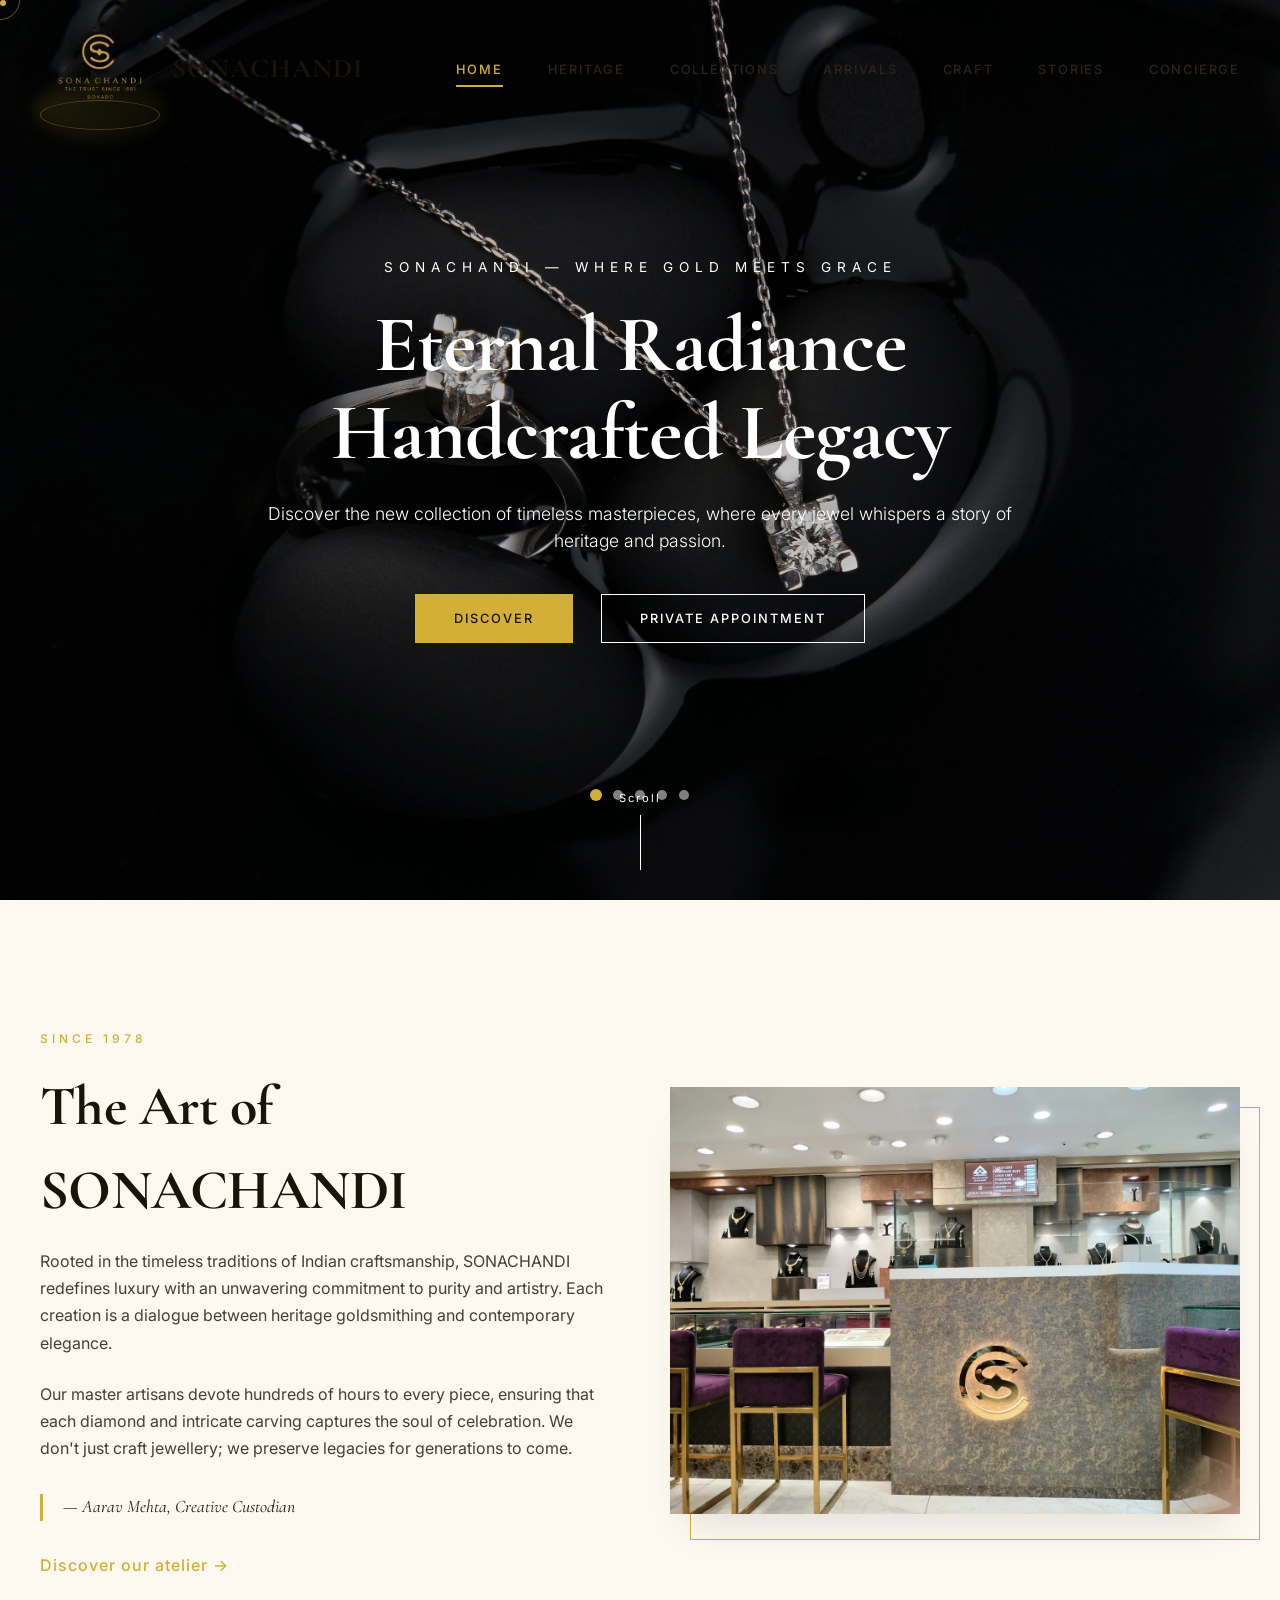
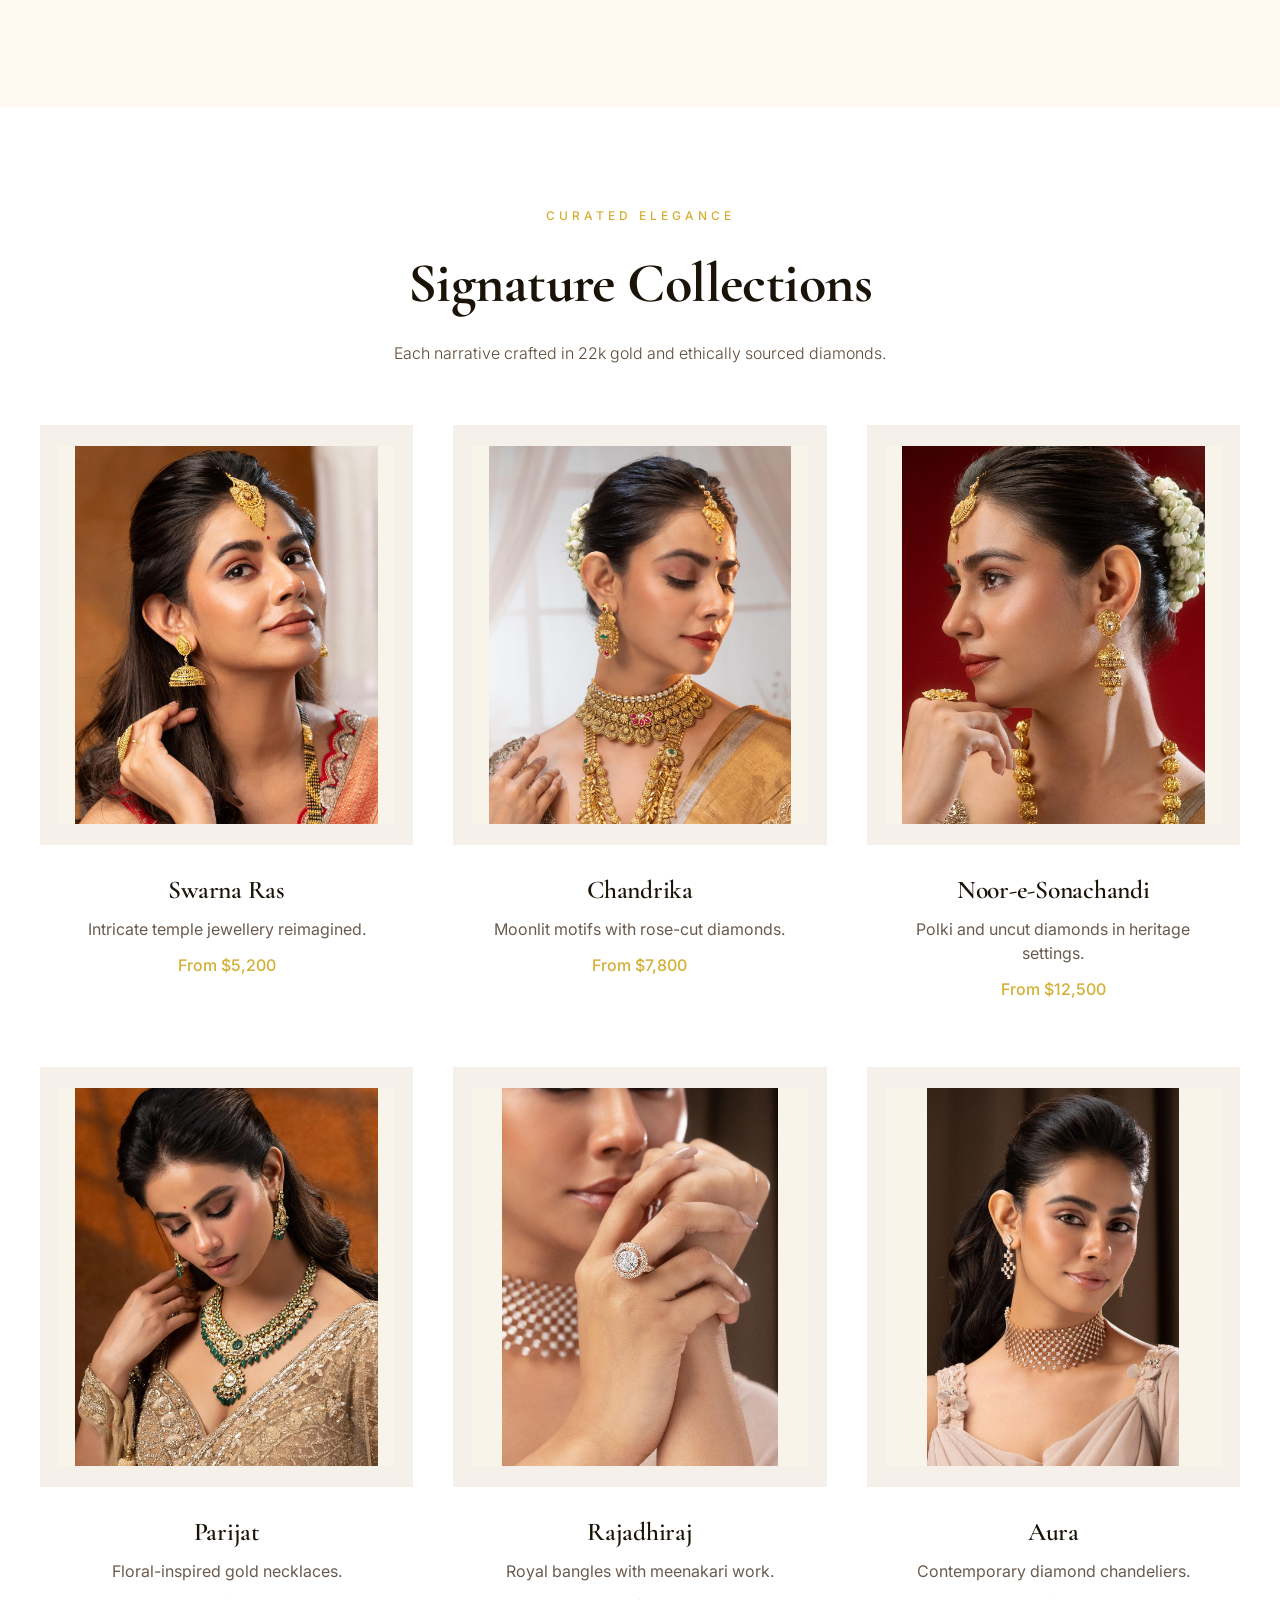
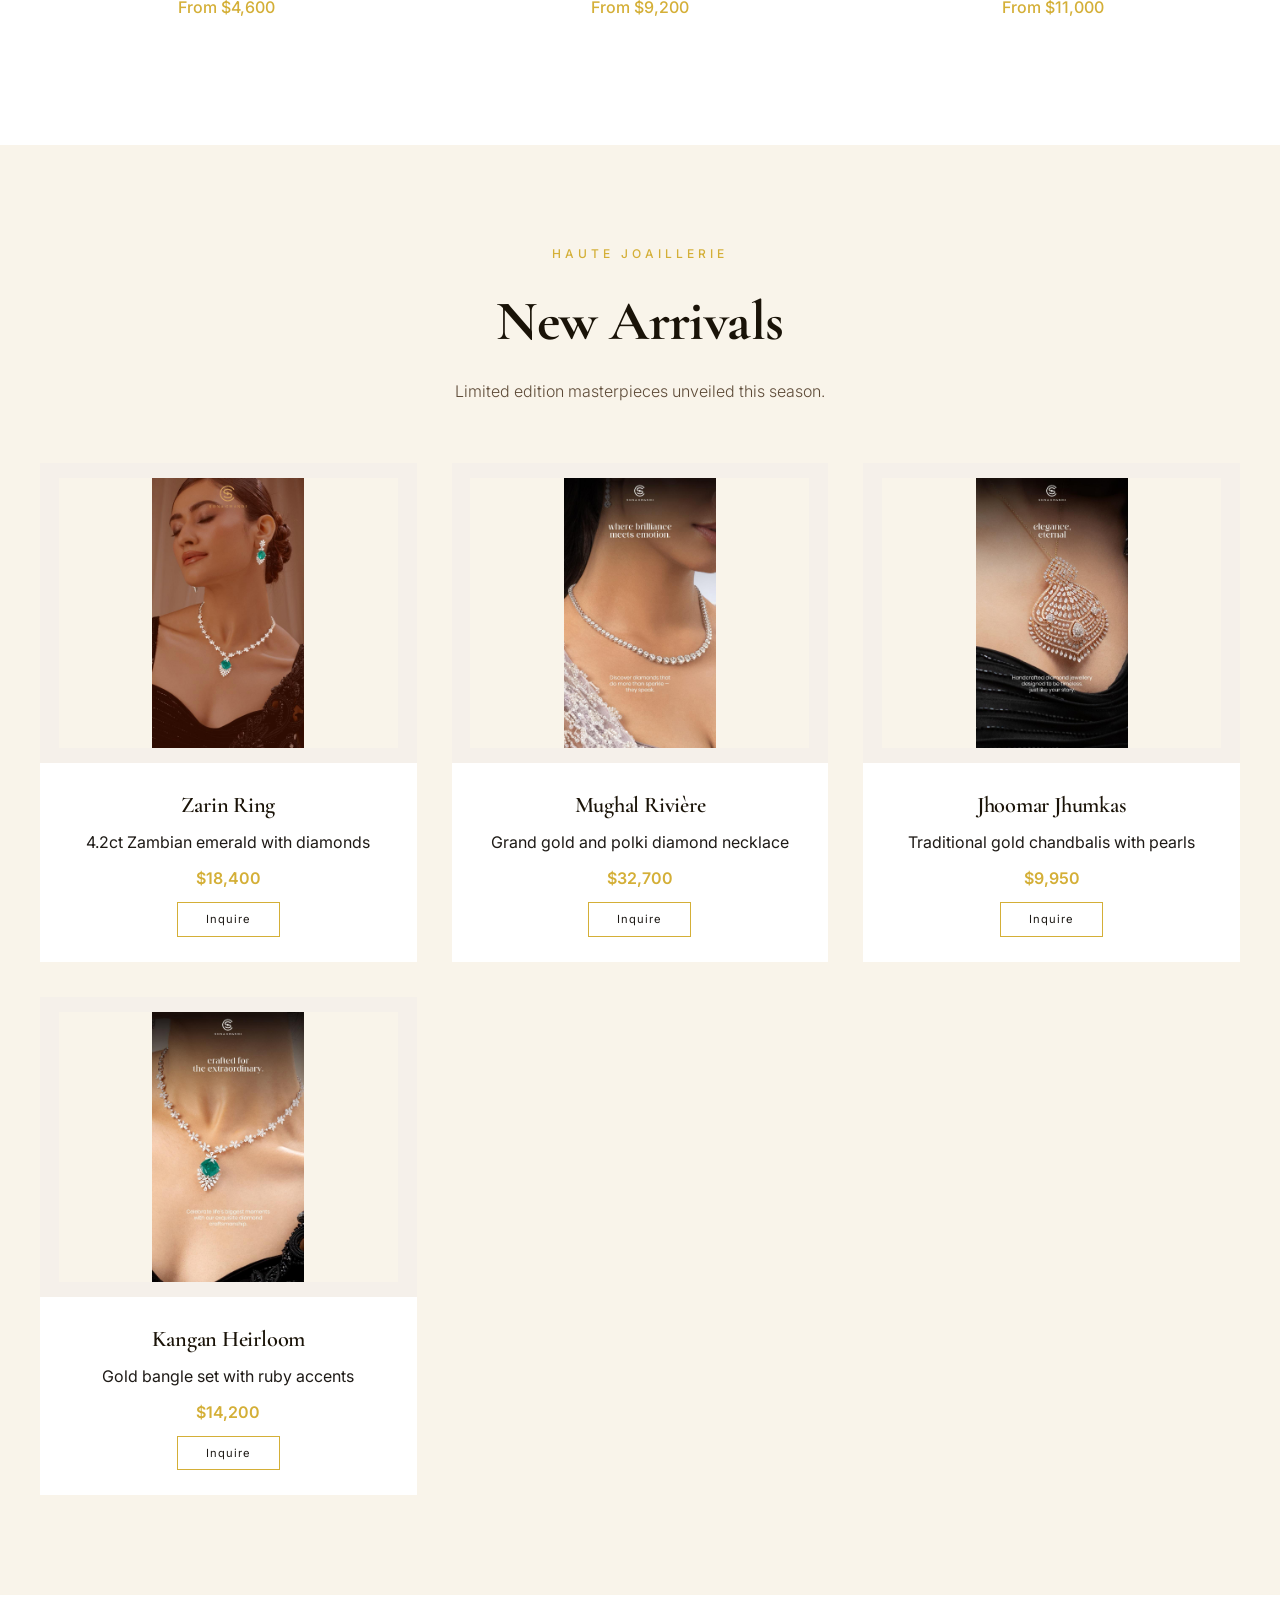
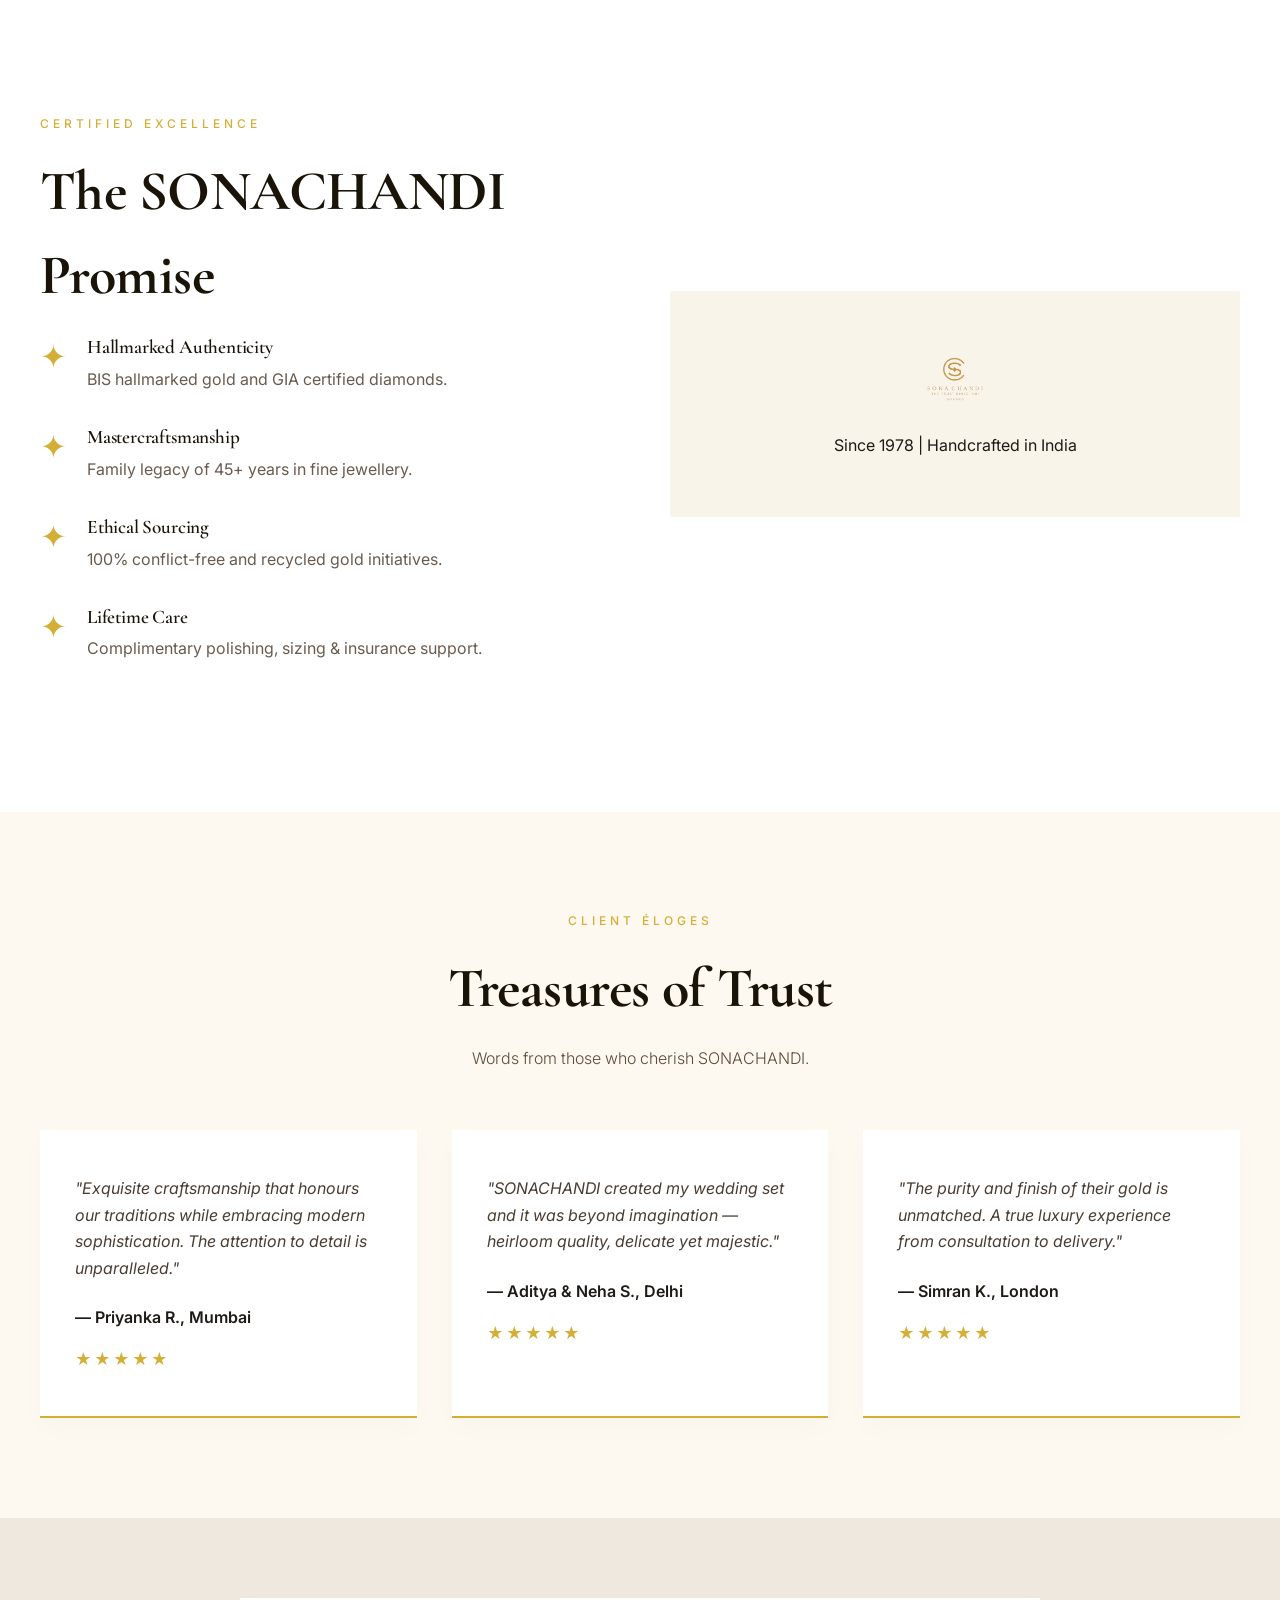
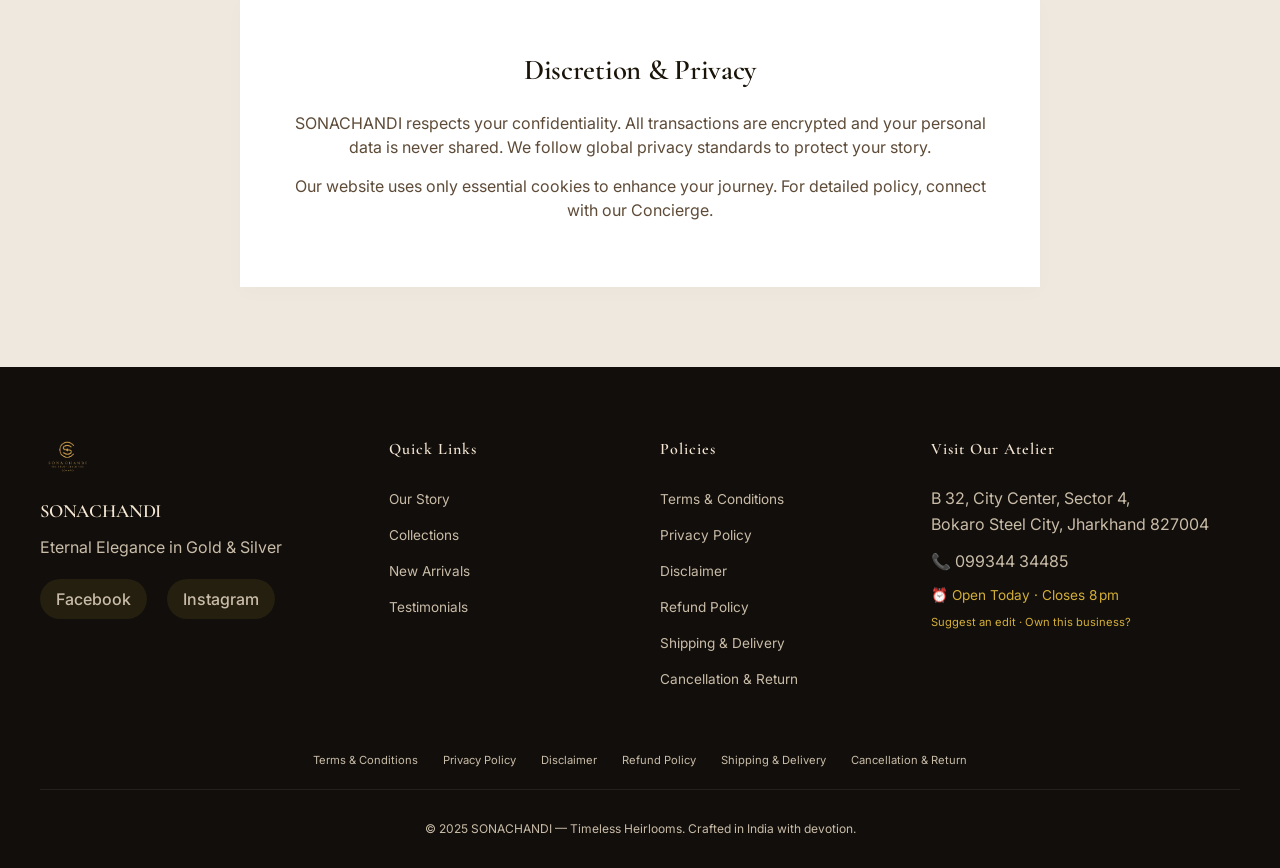
<file: index.html>
<!DOCTYPE html>
<html lang="en">
<head>
    <meta charset="UTF-8">
    <meta name="viewport" content="width=device-width, initial-scale=1.0, viewport-fit=cover">
    <meta name="description" content="SONACHANDI - Eternal Elegance. Discover handcrafted fine jewellery blending heritage artistry with contemporary luxury.">
    <meta name="keywords" content="sonachandi, gold jewellery, diamond rings, luxury brand, fine jewellery, indian heritage, Bokaro">
    <meta name="author" content="SONACHANDI Atelier">
    <meta property="og:title" content="SONACHANDI | Eternal Elegance">
    <meta property="og:description" content="Discover the art of fine jewellery. Each piece tells a story of craftsmanship and heritage.">
    <meta property="og:image" content="public/images/banner1.jpeg">
    <meta name="theme-color" content="#D4AF37">
    <title>SONACHANDI | Eternal Elegance in Gold & Silver</title>
    
    <!-- Premium Fonts -->
    <link href="https://fonts.googleapis.com/css2?family=Cormorant+Garamond:wght@300;400;500;600;700&family=Inter:wght@300;400;500;600&display=swap" rel="stylesheet">
    
    <style>
        /* ==================== */
        /* RESET & BASE STYLES */
        /* ==================== */
        * {
            margin: 0;
            padding: 0;
            box-sizing: border-box;
        }

        html {
            scroll-behavior: smooth;
            overflow-x: hidden;
        }

        body {
            font-family: 'Inter', sans-serif;
            background-color: #FDF8F0;
            color: #1E1A16;
            line-height: 1.5;
            overflow-x: hidden;
        }

        /* Custom Cursor */
        .cursor-dot {
            width: 6px;
            height: 6px;
            background-color: #D4AF37;
            border-radius: 50%;
            position: fixed;
            pointer-events: none;
            z-index: 9999;
            transition: transform 0.1s ease;
        }

        .cursor-outline {
            width: 40px;
            height: 40px;
            border: 1.5px solid rgba(212, 175, 55, 0.5);
            border-radius: 50%;
            position: fixed;
            pointer-events: none;
            z-index: 9998;
            transition: all 0.15s ease-out;
            transform: translate(-50%, -50%);
        }

        @media (max-width: 768px) {
            .cursor-dot, .cursor-outline { display: none; }
        }

        /* Typography */
        h1, h2, h3, h4, h5, h6 {
            font-family: 'Cormorant Garamond', serif;
            font-weight: 600;
            letter-spacing: -0.01em;
            color: #1A1308;
        }

        .section-title {
            font-size: 3.5rem;
            font-weight: 700;
            margin-bottom: 1rem;
            position: relative;
            display: inline-block;
        }

        .section-tag {
            font-family: 'Inter', sans-serif;
            font-size: 0.75rem;
            letter-spacing: 4px;
            text-transform: uppercase;
            color: #D4AF37;
            margin-bottom: 1rem;
            font-weight: 500;
        }

        .section-subtitle {
            color: #5E4B38;
            max-width: 600px;
            margin: 0 auto;
            font-size: 1rem;
            font-weight: 300;
        }

        .container {
            max-width: 1300px;
            margin: 0 auto;
            padding: 0 40px;
        }

        /* Navigation */
        .navbar {
            position: fixed;
            top: 0;
            left: 0;
            width: 100%;
            z-index: 1000;
            padding: 1.5rem 0;
            transition: all 0.4s cubic-bezier(0.165, 0.84, 0.44, 1);
            background: transparent;
        }

        .navbar.scrolled {
            background: rgba(253, 248, 240, 0.96);
            backdrop-filter: blur(12px);
            padding: 0.8rem 0;
            box-shadow: 0 2px 25px rgba(0, 0, 0, 0.03);
            border-bottom: 1px solid rgba(212, 175, 55, 0.15);
        }

        .nav-container {
            display: flex;
            justify-content: space-between;
            align-items: center;
            max-width: 1400px;
            margin: 0 auto;
            padding: 0 40px;
        }

        /* Logo Container - Oval Design Extending Downward */
        .logo {
            display: flex;
            align-items: center;
            gap: 12px;
            position: relative;
        }

        .logo-wrapper {
            position: relative;
            display: inline-block;
        }

        .logo-img {
            height: 85px;
            width: auto;
            filter: drop-shadow(0 4px 12px rgba(0, 0, 0, 0.08));
            transition: all 0.3s ease;
        }

        /* Oval background behind logo that extends downward */
        .logo-oval-bg {
            position: absolute;
            bottom: -25px;
            left: 50%;
            transform: translateX(-50%);
            width: 110%;
            height: 60px;
            background: linear-gradient(135deg, rgba(212, 175, 55, 0.15) 0%, rgba(212, 175, 55, 0.05) 100%);
            border-radius: 50%;
            filter: blur(8px);
            z-index: -1;
        }

        /* Decorative oval ring below logo */
        .logo-ring {
            position: absolute;
            bottom: -15px;
            left: 50%;
            transform: translateX(-50%);
            width: 100%;
            height: 30px;
            border-radius: 50%;
            border: 1px solid rgba(212, 175, 55, 0.3);
            pointer-elements: none;
        }

        .logo-text {
            font-family: 'Cormorant Garamond', serif;
            font-size: 1.7rem;
            font-weight: 700;
            letter-spacing: 1px;
            color: #1A1308;
            position: relative;
        }

        .nav-links {
            display: flex;
            gap: 2.8rem;
            list-style: none;
        }

        .nav-link {
            text-decoration: none;
            font-size: 0.8rem;
            font-weight: 500;
            letter-spacing: 1.8px;
            text-transform: uppercase;
            color: #2C241C;
            transition: color 0.3s ease;
            position: relative;
        }

        .nav-link::after {
            content: '';
            position: absolute;
            bottom: -8px;
            left: 0;
            width: 0;
            height: 2px;
            background: #D4AF37;
            transition: width 0.3s ease;
        }

        .nav-link:hover::after, .nav-link.active::after {
            width: 100%;
        }

        .nav-link:hover, .nav-link.active {
            color: #D4AF37;
        }

        .hamburger {
            display: none;
            flex-direction: column;
            cursor: pointer;
            gap: 5px;
            z-index: 1001;
        }

        .bar {
            width: 28px;
            height: 2px;
            background: #1A1308;
            transition: 0.3s;
        }

        /* Hero Slider */
        .hero {
            height: 100vh;
            position: relative;
            display: flex;
            align-items: center;
            justify-content: center;
            text-align: center;
            overflow: hidden;
        }

        .hero-slider {
            position: absolute;
            top: 0;
            left: 0;
            width: 100%;
            height: 100%;
            z-index: -2;
        }

        .slide {
            position: absolute;
            top: 0;
            left: 0;
            width: 100%;
            height: 100%;
            background-size: cover;
            background-position: center;
            background-repeat: no-repeat;
            opacity: 0;
            transition: opacity 1.5s ease-in-out;
        }

        .slide.active {
            opacity: 1;
            z-index: 1;
        }

        .hero-overlay {
            position: absolute;
            top: 0;
            left: 0;
            width: 100%;
            height: 100%;
            background: linear-gradient(135deg, rgba(0,0,0,0.35) 0%, rgba(0,0,0,0.15) 100%);
            z-index: 1;
        }

        .hero-content {
            max-width: 850px;
            padding: 0 20px;
            z-index: 2;
            color: white;
            position: relative;
        }

        .hero-subtitle {
            font-size: 0.85rem;
            letter-spacing: 6px;
            margin-bottom: 1.5rem;
            font-weight: 400;
        }

        .hero-title {
            font-size: 5rem;
            font-weight: 700;
            margin-bottom: 1.5rem;
            line-height: 1.1;
            color: white;
        }

        .hero-desc {
            font-size: 1.1rem;
            margin-bottom: 2.5rem;
            opacity: 0.92;
            font-weight: 300;
        }

        .btn-primary, .btn-outline {
            display: inline-block;
            padding: 14px 38px;
            margin: 0 12px;
            font-family: 'Inter', sans-serif;
            font-weight: 500;
            letter-spacing: 2px;
            text-decoration: none;
            transition: all 0.35s ease;
            border-radius: 0;
            font-size: 0.8rem;
            cursor: pointer;
        }

        .btn-primary {
            background-color: #D4AF37;
            color: #1A1308;
            border: 1px solid #D4AF37;
        }

        .btn-primary:hover {
            background-color: transparent;
            color: white;
            border-color: white;
        }

        .btn-outline {
            border: 1px solid white;
            color: white;
            background: transparent;
        }

        .btn-outline:hover {
            background: white;
            color: #1A1308;
        }

        .scroll-indicator {
            position: absolute;
            bottom: 30px;
            left: 50%;
            transform: translateX(-50%);
            text-align: center;
            color: white;
            font-size: 0.7rem;
            letter-spacing: 2px;
            z-index: 2;
        }

        .scroll-line {
            width: 1px;
            height: 55px;
            background: white;
            margin: 8px auto 0;
            animation: scrollLine 2s ease-in-out infinite;
        }

        @keyframes scrollLine {
            0% { height: 15px; opacity: 1; }
            50% { height: 40px; opacity: 0.5; }
            100% { height: 15px; opacity: 1; }
        }

        .slider-dots {
            position: absolute;
            bottom: 100px;
            left: 50%;
            transform: translateX(-50%);
            display: flex;
            gap: 12px;
            z-index: 3;
        }

        .dot {
            width: 10px;
            height: 10px;
            border-radius: 50%;
            background: rgba(255,255,255,0.5);
            cursor: pointer;
            transition: all 0.3s ease;
        }

        .dot.active, .dot:hover {
            background: #D4AF37;
            transform: scale(1.2);
        }

        /* About Section */
        .about {
            padding: 130px 0;
            background: #FDF8F0;
        }

        .about-grid {
            display: grid;
            grid-template-columns: 1fr 1fr;
            gap: 60px;
            align-items: center;
        }

        .about-desc {
            margin-bottom: 1.5rem;
            color: #4A3D32;
            line-height: 1.7;
        }

        .about-signature {
            margin: 2rem 0;
            font-style: italic;
            font-family: 'Cormorant Garamond', serif;
            border-left: 3px solid #D4AF37;
            padding-left: 20px;
            font-size: 1.1rem;
        }

        .btn-text {
            text-decoration: none;
            font-weight: 500;
            color: #D4AF37;
            letter-spacing: 1px;
            transition: 0.3s;
        }

        .about-image {
            position: relative;
        }

        .about-image img {
            width: 100%;
            height: auto;
            box-shadow: 0 25px 35px -15px rgba(0,0,0,0.1);
        }

        .image-border {
            position: absolute;
            top: 20px;
            left: 20px;
            width: 100%;
            height: 100%;
            border: 1px solid #D4AF37;
            z-index: -1;
        }

        /* Collections Section - FIXED IMAGE FIT */
        .collections {
            padding: 100px 0;
            background: #FFFFFF;
        }

        .section-header {
            text-align: center;
            margin-bottom: 60px;
        }

        .collections-grid {
            display: grid;
            grid-template-columns: repeat(auto-fill, minmax(350px, 1fr));
            gap: 40px;
        }

        .collection-card {
            background: #fff;
            transition: transform 0.45s ease, box-shadow 0.45s ease;
            cursor: pointer;
            overflow: hidden;
        }

        .collection-card:hover {
            transform: translateY(-10px);
            box-shadow: 0 25px 35px -12px rgba(0,0,0,0.1);
        }

        /* FIXED: Collection Card Images - Increased Width */
        .collection-card .card-img {
            position: relative;
            overflow: hidden;
            width: 100%;
            height: 420px;
            background-color: #F5F0EA;
            display: flex;
            align-items: center;
            justify-content: center;
        }

        .collection-card .card-img img {
            width: 90%;
            height: auto;
            max-height: 90%;
            object-fit: contain;
            object-position: center;
            transition: transform 0.7s ease;
            background-color: #F9F4EA;
        }

        .collection-card:hover .card-img img {
            transform: scale(1.02);
        }

        .card-info {
            padding: 26px 20px;
            text-align: center;
        }

        .card-info h3 {
            font-size: 1.6rem;
            margin-bottom: 8px;
        }

        .card-info p {
            color: #6B5B4E;
        }

        .card-price {
            display: inline-block;
            margin-top: 12px;
            color: #D4AF37;
            font-weight: 500;
        }

        /* Arrivals Section - FIXED IMAGE WITH INCREASED WIDTH */
        .arrivals {
            padding: 100px 0;
            background: #F9F4EA;
        }

        .arrivals-grid {
            display: grid;
            grid-template-columns: repeat(auto-fit, minmax(280px, 1fr));
            gap: 35px;
        }

        .arrival-card {
            background: white;
            overflow: hidden;
            transition: all 0.4s;
        }

        .arrival-card:hover {
            transform: translateY(-5px);
            box-shadow: 0 15px 30px -10px rgba(0,0,0,0.1);
        }

        /* FIXED: Arrival Card Images - Increased Width */
        .arrival-card .arrival-img {
            position: relative;
            overflow: hidden;
            width: 100%;
            height: 300px;
            background-color: #F5F0EA;
            display: flex;
            align-items: center;
            justify-content: center;
        }

        .arrival-card .arrival-img img {
            width: 90%;
            height: auto;
            max-height: 90%;
            object-fit: contain;
            object-position: center;
            transition: transform 0.5s ease;
            background-color: #F9F4EA;
        }

        .arrival-card:hover .arrival-img img {
            transform: scale(1.02);
        }

        .arrival-details {
            padding: 25px;
            text-align: center;
        }

        .arrival-details h4 {
            font-size: 1.4rem;
            margin-bottom: 8px;
        }

        .arrival-price {
            display: block;
            margin: 12px 0;
            font-weight: 600;
            color: #D4AF37;
        }

        .btn-small {
            display: inline-block;
            padding: 8px 28px;
            border: 1px solid #D4AF37;
            text-decoration: none;
            color: #1E1A16;
            font-size: 0.7rem;
            letter-spacing: 1px;
            transition: 0.3s;
            cursor: pointer;
        }

        .btn-small:hover {
            background: #D4AF37;
            color: white;
        }

        /* Responsive adjustments for larger images */
        @media (max-width: 768px) {
            .collection-card .card-img img {
                width: 85%;
            }
            
            .arrival-card .arrival-img img {
                width: 85%;
            }
        }

        @media (max-width: 480px) {
            .collection-card .card-img img {
                width: 80%;
            }
            
            .arrival-card .arrival-img img {
                width: 80%;
            }
        }

        /* Why Us */
        .whyus {
            padding: 120px 0;
            background: #FFFFFF;
        }

        .whyus-grid {
            display: grid;
            grid-template-columns: 1fr 1fr;
            gap: 60px;
            align-items: center;
        }

        .feature-item {
            display: flex;
            gap: 20px;
            margin-bottom: 32px;
        }

        .feature-icon {
            font-size: 2rem;
            color: #D4AF37;
        }

        .feature-item h4 {
            font-size: 1.2rem;
            margin-bottom: 5px;
        }

        .feature-item p {
            color: #6B5B4E;
        }

        .luxury-badge {
            text-align: center;
            background: #F9F4EA;
            padding: 60px 20px;
            border-radius: 2px;
        }

        .luxury-badge img {
            width: 80px;
            margin-bottom: 20px;
        }

        /* Testimonials */
        .testimonials {
            padding: 100px 0;
            background: #FDF8F0;
        }

        .testimonial-slider {
            display: grid;
            grid-template-columns: repeat(auto-fit, minmax(320px, 1fr));
            gap: 35px;
        }

        .testimonial-card {
            background: white;
            padding: 45px 35px;
            box-shadow: 0 10px 25px rgba(0,0,0,0.02);
            border-bottom: 2px solid #D4AF37;
            transition: 0.3s;
        }

        .testimonial-card:hover {
            transform: translateY(-5px);
        }

        .testimonial-text {
            font-style: italic;
            margin-bottom: 1.5rem;
            line-height: 1.65;
            color: #4A3D32;
        }

        .testimonial-author {
            font-weight: 600;
            margin-top: 10px;
        }

        .rating {
            color: #D4AF37;
            letter-spacing: 2px;
            margin-top: 18px;
        }

        /* Privacy Section */
        .privacy {
            padding: 80px 0;
            background: #EFE8DE;
        }

        .privacy-card {
            max-width: 800px;
            margin: 0 auto;
            text-align: center;
            background: white;
            padding: 50px;
            box-shadow: 0 5px 20px rgba(0,0,0,0.02);
        }

        .privacy-card h3 {
            font-size: 1.8rem;
            margin-bottom: 20px;
        }

        .privacy-card p {
            margin-bottom: 15px;
            color: #5E4B38;
        }

        /* Footer */
        .footer {
            background: #110E0B;
            color: #C9BCA8;
            padding: 70px 0 30px;
        }

        .footer-grid {
            display: grid;
            grid-template-columns: 2fr 1.5fr 1.5fr 2fr;
            gap: 40px;
            margin-bottom: 50px;
        }

        .footer-logo {
            width: 55px;
            margin-bottom: 15px;
        }

        .footer-brand h3 {
            color: #F5E6D3;
            margin-bottom: 10px;
        }

        .social-icons {
            display: flex;
            gap: 20px;
            margin-top: 20px;
        }

        .social-icons a {
            text-decoration: none;
            color: #C9BCA8;
            font-weight: 500;
            transition: 0.3s;
            padding: 8px 16px;
            background: rgba(212, 175, 55, 0.1);
            border-radius: 30px;
        }

        .social-icons a:hover {
            color: #D4AF37;
            background: rgba(212, 175, 55, 0.2);
        }

        .footer-links h4, .footer-contact h4 {
            color: #F5E6D3;
            margin-bottom: 25px;
            font-size: 1rem;
            letter-spacing: 1px;
        }

        .footer-links ul {
            list-style: none;
        }

        .footer-links li {
            margin-bottom: 12px;
        }

        .footer-links a {
            text-decoration: none;
            color: #C9BCA8;
            transition: 0.3s;
            font-size: 0.85rem;
        }

        .footer-links a:hover {
            color: #D4AF37;
        }

        .footer-contact address {
            font-style: normal;
            margin-bottom: 12px;
            line-height: 1.6;
        }

        .footer-contact p {
            margin-bottom: 8px;
        }

        .footer-contact .hours {
            margin-top: 12px;
            font-size: 0.85rem;
            color: #D4AF37;
        }

        .footer-contact a {
            color: #C9BCA8;
            text-decoration: none;
        }

        .footer-contact a:hover {
            color: #D4AF37;
        }

        .policy-links {
            display: flex;
            flex-wrap: wrap;
            justify-content: center;
            gap: 25px;
            margin-bottom: 20px;
        }

        .policy-links a {
            color: #C9BCA8;
            text-decoration: none;
            font-size: 0.7rem;
            transition: 0.3s;
        }

        .policy-links a:hover {
            color: #D4AF37;
        }

        .footer-bottom {
            text-align: center;
            padding-top: 30px;
            border-top: 1px solid rgba(255,255,255,0.08);
            font-size: 0.75rem;
        }

        /* Animations */
        .fade-up {
            opacity: 0;
            transform: translateY(30px);
            animation: fadeUp 0.9s cubic-bezier(0.2, 0.9, 0.4, 1.1) forwards;
        }

        @keyframes fadeUp {
            to { opacity: 1; transform: translateY(0); }
        }

        .delay-1 { animation-delay: 0.2s; }
        .delay-2 { animation-delay: 0.4s; }
        .delay-3 { animation-delay: 0.6s; }
        .delay-4 { animation-delay: 0.8s; }
        .delay-5 { animation-delay: 1s; }

        .reveal-left, .reveal-right, .reveal-up {
            opacity: 0;
            transition: all 0.9s cubic-bezier(0.2, 0.9, 0.4, 1.1);
        }

        .reveal-left.revealed, .reveal-right.revealed, .reveal-up.revealed {
            opacity: 1;
            transform: translateX(0) translateY(0);
        }

        .reveal-left { transform: translateX(-50px); }
        .reveal-right { transform: translateX(50px); }
        .reveal-up { transform: translateY(40px); }

        ::-webkit-scrollbar { width: 5px; }
        ::-webkit-scrollbar-track { background: #E8DDD0; }
        ::-webkit-scrollbar-thumb { background: #D4AF37; border-radius: 5px; }

        /* Responsive */
        @media (max-width: 1024px) {
            .hero-title { font-size: 3.8rem; }
            .section-title { font-size: 2.8rem; }
            .container { padding: 0 30px; }
            .logo-img { height: 70px; }
        }

        @media (max-width: 768px) {
            .nav-links {
                position: fixed;
                top: 0;
                right: -100%;
                height: 100vh;
                width: 75%;
                background: rgba(253, 248, 240, 0.98);
                backdrop-filter: blur(18px);
                flex-direction: column;
                justify-content: center;
                align-items: center;
                transition: 0.45s ease;
                gap: 2rem;
                z-index: 1000;
            }
            .nav-links.active { right: 0; }
            .hamburger { display: flex; }
            .hamburger.active .bar:nth-child(1) { transform: rotate(45deg) translate(5px, 5px); }
            .hamburger.active .bar:nth-child(2) { opacity: 0; }
            .hamburger.active .bar:nth-child(3) { transform: rotate(-45deg) translate(7px, -6px); }
            
            .hero-title { font-size: 2.5rem; }
            .about-grid, .whyus-grid, .footer-grid { grid-template-columns: 1fr; gap: 45px; }
            .collections-grid { grid-template-columns: 1fr; }
            .testimonial-slider { grid-template-columns: 1fr; }
            .btn-primary, .btn-outline { margin: 8px; padding: 10px 20px; }
            .footer-grid { grid-template-columns: 1fr; text-align: center; }
            .social-icons { justify-content: center; }
            .policy-links { flex-direction: column; gap: 12px; align-items: center; }
            .slider-dots { bottom: 80px; }
            
            /* Responsive image height fixes */
            .collection-card .card-img { height: 350px; }
            .arrival-card .arrival-img { height: 280px; }
            
            .logo-img { height: 55px; }
            .logo-oval-bg { bottom: -18px; height: 45px; }
        }

        @media (max-width: 480px) {
            .hero-title { font-size: 2rem; }
            .section-title { font-size: 2rem; }
            .container { padding: 0 20px; }
            .hero-subtitle { font-size: 0.65rem; letter-spacing: 3px; }
            
            .collection-card .card-img { height: 280px; }
            .arrival-card .arrival-img { height: 250px; }
            
            .logo-img { height: 48px; }
            .logo-text { font-size: 1.2rem; }
        }
    </style>
</head>
<body>

    <div class="cursor-dot"></div>
    <div class="cursor-outline"></div>

    <nav class="navbar" id="navbar">
        <div class="nav-container">
            <div class="logo">
                <div class="logo-wrapper">
                    <img src="public/images/logo.png" alt="SONACHANDI Logo" class="logo-img">
                    <div class="logo-oval-bg"></div>
                    <div class="logo-ring"></div>
                </div>
                <span class="logo-text">SONACHANDI</span>
            </div>
            <div class="nav-links" id="navLinks">
                <a href="#home" class="nav-link active">Home</a>
                <a href="#about" class="nav-link">Heritage</a>
                <a href="#collections" class="nav-link">Collections</a>
                <a href="#arrivals" class="nav-link">Arrivals</a>
                <a href="#whyus" class="nav-link">Craft</a>
                <a href="#testimonials" class="nav-link">Stories</a>
                <a href="#contact" class="nav-link">Concierge</a>
            </div>
            <div class="hamburger" id="hamburger">
                <span class="bar"></span>
                <span class="bar"></span>
                <span class="bar"></span>
            </div>
        </div>
    </nav>

    <main>
        <!-- Hero Section with Slider -->
        <section id="home" class="hero">
            <div class="hero-slider" id="heroSlider">
                <div class="slide active" style="background-image: url('public/images/banner.jpg');"></div>
                <div class="slide" style="background-image: url('public/images/banner2.webp');"></div>
                <div class="slide" style="background-image: url('public/images/banner3.webp');"></div>
                <div class="slide" style="background-image: url('public/images/banner4.webp');"></div>
                <div class="slide" style="background-image: url('public/images/banner5.webp');"></div>
            </div>
            <div class="hero-overlay"></div>
            <div class="hero-content">
                <div class="hero-subtitle fade-up">SONACHANDI — WHERE GOLD MEETS GRACE</div>
                <h1 class="hero-title fade-up delay-1">Eternal Radiance<br>Handcrafted Legacy</h1>
                <p class="hero-desc fade-up delay-2">Discover the new collection of timeless masterpieces, where every jewel whispers a story of heritage and passion.</p>
                <div class="hero-btns fade-up delay-3">
                    <a href="#collections" class="btn-primary">DISCOVER</a>
                    <a href="#contact" class="btn-outline">PRIVATE APPOINTMENT</a>
                </div>
            </div>
            <div class="slider-dots" id="sliderDots"></div>
            <div class="scroll-indicator">
                <span>Scroll</span>
                <div class="scroll-line"></div>
            </div>
        </section>

        <!-- About Section -->
        <section id="about" class="about">
            <div class="container">
                <div class="about-grid">
                    <div class="about-text reveal-left">
                        <div class="section-tag">Since 1978</div>
                        <h2 class="section-title">The Art of SONACHANDI</h2>
                        <p class="about-desc">Rooted in the timeless traditions of Indian craftsmanship, SONACHANDI redefines luxury with an unwavering commitment to purity and artistry. Each creation is a dialogue between heritage goldsmithing and contemporary elegance.</p>
                        <p class="about-desc">Our master artisans devote hundreds of hours to every piece, ensuring that each diamond and intricate carving captures the soul of celebration. We don't just craft jewellery; we preserve legacies for generations to come.</p>
                        <div class="about-signature">
                            <span>— Aarav Mehta, Creative Custodian</span>
                        </div>
                        <a href="#" class="btn-text">Discover our atelier →</a>
                    </div>
                    <div class="about-image reveal-right">
                        <img src="public/images/shop.webp" alt="SONACHANDI Craftsmanship">
                        <div class="image-border"></div>
                    </div>
                </div>
            </div>
        </section>

        <!-- Featured Collections -->
        <section id="collections" class="collections">
            <div class="container">
                <div class="section-header reveal-up">
                    <div class="section-tag">Curated Elegance</div>
                    <h2 class="section-title">Signature Collections</h2>
                    <p class="section-subtitle">Each narrative crafted in 22k gold and ethically sourced diamonds.</p>
                </div>
                <div class="collections-grid">
                    <div class="collection-card reveal-up">
                        <div class="card-img">
                            <img src="public/images/categoryImg1.jpeg" alt="Swarna Collection">
                        </div>
                        <div class="card-info">
                            <h3>Swarna Ras</h3>
                            <p>Intricate temple jewellery reimagined.</p>
                            <span class="card-price">From $5,200</span>
                        </div>
                    </div>
                    <div class="collection-card reveal-up delay-1">
                        <div class="card-img">
                            <img src="public/images/categoryImg2.jpeg" alt="Chandrika Collection">
                        </div>
                        <div class="card-info">
                            <h3>Chandrika</h3>
                            <p>Moonlit motifs with rose-cut diamonds.</p>
                            <span class="card-price">From $7,800</span>
                        </div>
                    </div>
                    <div class="collection-card reveal-up delay-2">
                        <div class="card-img">
                            <img src="public/images/categoryImg3.jpeg" alt="Noor Collection">
                        </div>
                        <div class="card-info">
                            <h3>Noor-e-Sonachandi</h3>
                            <p>Polki and uncut diamonds in heritage settings.</p>
                            <span class="card-price">From $12,500</span>
                        </div>
                    </div>
                    <div class="collection-card reveal-up delay-3">
                        <div class="card-img">
                            <img src="public/images/categoryImg4.jpeg" alt="Parijat Collection">
                        </div>
                        <div class="card-info">
                            <h3>Parijat</h3>
                            <p>Floral-inspired gold necklaces.</p>
                            <span class="card-price">From $4,600</span>
                        </div>
                    </div>
                    <div class="collection-card reveal-up delay-4">
                        <div class="card-img">
                            <img src="public/images/categoryImg5.jpeg" alt="Rajadhiraj Collection">
                        </div>
                        <div class="card-info">
                            <h3>Rajadhiraj</h3>
                            <p>Royal bangles with meenakari work.</p>
                            <span class="card-price">From $9,200</span>
                        </div>
                    </div>
                    <div class="collection-card reveal-up delay-5">
                        <div class="card-img">
                            <img src="public/images/categoryImg6.jpeg" alt="Aura Collection">
                        </div>
                        <div class="card-info">
                            <h3>Aura</h3>
                            <p>Contemporary diamond chandeliers.</p>
                            <span class="card-price">From $11,000</span>
                        </div>
                    </div>
                </div>
            </div>
        </section>

        <!-- New Arrivals -->
        <section id="arrivals" class="arrivals">
            <div class="container">
                <div class="section-header reveal-up">
                    <div class="section-tag">Haute Joaillerie</div>
                    <h2 class="section-title">New Arrivals</h2>
                    <p class="section-subtitle">Limited edition masterpieces unveiled this season.</p>
                </div>
                <div class="arrivals-grid">
                    <div class="arrival-card reveal-up">
                        <div class="arrival-img">
                            <img src="public/images/newArrivals1.jpeg" alt="Zarin Ring">
                        </div>
                        <div class="arrival-details">
                            <h4>Zarin Ring</h4>
                            <p>4.2ct Zambian emerald with diamonds</p>
                            <span class="arrival-price">$18,400</span>
                            <a href="#" class="btn-small">Inquire</a>
                        </div>
                    </div>
                    <div class="arrival-card reveal-up delay-1">
                        <div class="arrival-img">
                            <img src="public/images/newArrivals2.jpeg" alt="Mughal Rivière">
                        </div>
                        <div class="arrival-details">
                            <h4>Mughal Rivière</h4>
                            <p>Grand gold and polki diamond necklace</p>
                            <span class="arrival-price">$32,700</span>
                            <a href="#" class="btn-small">Inquire</a>
                        </div>
                    </div>
                    <div class="arrival-card reveal-up delay-2">
                        <div class="arrival-img">
                            <img src="public/images/newArrivals3.jpeg" alt="Jhoomar Jhumkas">
                        </div>
                        <div class="arrival-details">
                            <h4>Jhoomar Jhumkas</h4>
                            <p>Traditional gold chandbalis with pearls</p>
                            <span class="arrival-price">$9,950</span>
                            <a href="#" class="btn-small">Inquire</a>
                        </div>
                    </div>
                    <div class="arrival-card reveal-up delay-3">
                        <div class="arrival-img">
                            <img src="public/images/newArrivals4.jpeg" alt="Kangan Heirloom">
                        </div>
                        <div class="arrival-details">
                            <h4>Kangan Heirloom</h4>
                            <p>Gold bangle set with ruby accents</p>
                            <span class="arrival-price">$14,200</span>
                            <a href="#" class="btn-small">Inquire</a>
                        </div>
                    </div>
                </div>
            </div>
        </section>

        <!-- Why Choose Us -->
        <section id="whyus" class="whyus">
            <div class="container">
                <div class="whyus-grid">
                    <div class="whyus-content reveal-left">
                        <div class="section-tag">Certified Excellence</div>
                        <h2 class="section-title">The SONACHANDI Promise</h2>
                        <div class="features-list">
                            <div class="feature-item"><span class="feature-icon">✦</span><div><h4>Hallmarked Authenticity</h4><p>BIS hallmarked gold and GIA certified diamonds.</p></div></div>
                            <div class="feature-item"><span class="feature-icon">✦</span><div><h4>Mastercraftsmanship</h4><p>Family legacy of 45+ years in fine jewellery.</p></div></div>
                            <div class="feature-item"><span class="feature-icon">✦</span><div><h4>Ethical Sourcing</h4><p>100% conflict-free and recycled gold initiatives.</p></div></div>
                            <div class="feature-item"><span class="feature-icon">✦</span><div><h4>Lifetime Care</h4><p>Complimentary polishing, sizing & insurance support.</p></div></div>
                        </div>
                    </div>
                    <div class="whyus-visual reveal-right">
                        <div class="luxury-badge"><img src="public/images/logo.png" alt="SONACHANDI Badge"><p>Since 1978 | Handcrafted in India</p></div>
                    </div>
                </div>
            </div>
        </section>

        <!-- Testimonials -->
        <section id="testimonials" class="testimonials">
            <div class="container">
                <div class="section-header reveal-up"><div class="section-tag">Client Éloges</div><h2 class="section-title">Treasures of Trust</h2><p class="section-subtitle">Words from those who cherish SONACHANDI.</p></div>
                <div class="testimonial-slider">
                    <div class="testimonial-card reveal-up"><div class="testimonial-text">"Exquisite craftsmanship that honours our traditions while embracing modern sophistication. The attention to detail is unparalleled."</div><div class="testimonial-author">— Priyanka R., Mumbai</div><div class="rating">★★★★★</div></div>
                    <div class="testimonial-card reveal-up delay-1"><div class="testimonial-text">"SONACHANDI created my wedding set and it was beyond imagination — heirloom quality, delicate yet majestic."</div><div class="testimonial-author">— Aditya & Neha S., Delhi</div><div class="rating">★★★★★</div></div>
                    <div class="testimonial-card reveal-up delay-2"><div class="testimonial-text">"The purity and finish of their gold is unmatched. A true luxury experience from consultation to delivery."</div><div class="testimonial-author">— Simran K., London</div><div class="rating">★★★★★</div></div>
                </div>
            </div>
        </section>

        <!-- Privacy Section -->
        <section id="privacy" class="privacy">
            <div class="container">
                <div class="privacy-card reveal-up">
                    <h3>Discretion & Privacy</h3>
                    <p>SONACHANDI respects your confidentiality. All transactions are encrypted and your personal data is never shared. We follow global privacy standards to protect your story.</p>
                    <p>Our website uses only essential cookies to enhance your journey. For detailed policy, connect with our Concierge.</p>
                </div>
            </div>
        </section>

        <!-- Footer -->
        <footer id="contact" class="footer">
            <div class="container">
                <div class="footer-grid">
                    <div class="footer-brand">
                        <img src="public/images/logo.png" alt="logo" class="footer-logo">
                        <h3>SONACHANDI</h3>
                        <p>Eternal Elegance in Gold & Silver</p>
                        <div class="social-icons">
                            <a href="https://www.facebook.com/sonachandibokaro/posts/generations-of-trust-years-of-craftsmanship-and-a-legacy-that-shines-through-eve/1546314127501189/" target="_blank">Facebook</a>
                            <a href="https://www.instagram.com/accounts/login/?next=%2Fsonachandibokaro%2F&source=omni_redirect" target="_blank">Instagram</a>
                        </div>
                    </div>
                    <div class="footer-links">
                        <h4>Quick Links</h4>
                        <ul>
                            <li><a href="#about">Our Story</a></li>
                            <li><a href="#collections">Collections</a></li>
                            <li><a href="#arrivals">New Arrivals</a></li>
                            <li><a href="#testimonials">Testimonials</a></li>
                        </ul>
                    </div>
                    <div class="footer-links">
                        <h4>Policies</h4>
                        <ul>
                            <li><a href="terms">Terms & Conditions</a></li>
                            <li><a href="privacy">Privacy Policy</a></li>
                            <li><a href="disclaimer">Disclaimer</a></li>
                            <li><a href="refund">Refund Policy</a></li>
                            <li><a href="shipping">Shipping & Delivery</a></li>
                            <li><a href="cancellation">Cancellation & Return</a></li>
                        </ul>
                    </div>
                    <div class="footer-contact">
                        <h4>Visit Our Atelier</h4>
                        <address>B 32, City Center, Sector 4,<br>Bokaro Steel City, Jharkhand 827004</address>
                        <p>📞 <a href="tel:09934434485">099344 34485</a></p>
                        <div class="hours">
                            <p>⏰ Open Today · Closes 8 pm</p>
                            <p style="font-size:0.7rem;">Suggest an edit · Own this business?</p>
                        </div>
                    </div>
                </div>
                <div class="policy-links">
                    <a href="terms">Terms & Conditions</a>
                    <a href="privacy">Privacy Policy</a>
                    <a href="disclaimer">Disclaimer</a>
                    <a href="refund">Refund Policy</a>
                    <a href="shipping">Shipping & Delivery</a>
                    <a href="cancellation">Cancellation & Return</a>
                </div>
                <div class="footer-bottom">
                    <p>&copy; 2025 SONACHANDI — Timeless Heirlooms. Crafted in India with devotion.</p>
                </div>
            </div>
        </footer>
    </main>

    <script>
        // Hero Slider
        const slides = document.querySelectorAll('.slide');
        const dotsContainer = document.getElementById('sliderDots');
        let currentSlide = 0;
        let slideInterval;

        function createDots() {
            if (!dotsContainer) return;
            slides.forEach((_, index) => {
                const dot = document.createElement('div');
                dot.classList.add('dot');
                if (index === 0) dot.classList.add('active');
                dot.addEventListener('click', () => goToSlide(index));
                dotsContainer.appendChild(dot);
            });
        }

        function goToSlide(index) {
            slides[currentSlide].classList.remove('active');
            slides[index].classList.add('active');
            document.querySelectorAll('.dot').forEach((dot, i) => {
                dot.classList.toggle('active', i === index);
            });
            currentSlide = index;
            resetInterval();
        }

        function nextSlide() {
            let next = (currentSlide + 1) % slides.length;
            goToSlide(next);
        }

        function resetInterval() {
            clearInterval(slideInterval);
            slideInterval = setInterval(nextSlide, 5000);
        }

        if (slides.length > 0 && dotsContainer) {
            createDots();
            slideInterval = setInterval(nextSlide, 5000);
        }

        // Sticky Navbar
        const navbar = document.getElementById('navbar');
        const sections = document.querySelectorAll('section');
        const navLinks = document.querySelectorAll('.nav-link');

        window.addEventListener('scroll', () => {
            if (window.scrollY > 50) navbar.classList.add('scrolled');
            else navbar.classList.remove('scrolled');

            let current = "";
            sections.forEach(section => {
                const sectionTop = section.offsetTop - 150;
                if (window.scrollY >= sectionTop) current = section.getAttribute('id');
            });
            navLinks.forEach(link => {
                link.classList.remove('active');
                if (link.getAttribute('href') === `#${current}`) link.classList.add('active');
            });
        });

        // Reveal Animations
        const revealElements = document.querySelectorAll('.reveal-left, .reveal-right, .reveal-up');
        const observer = new IntersectionObserver((entries) => {
            entries.forEach(entry => { if (entry.isIntersecting) entry.target.classList.add('revealed'); });
        }, { threshold: 0.15 });
        revealElements.forEach(el => observer.observe(el));

        // Mobile Menu
        const hamburger = document.getElementById('hamburger');
        const navLinksDiv = document.getElementById('navLinks');
        if (hamburger && navLinksDiv) {
            hamburger.addEventListener('click', () => {
                hamburger.classList.toggle('active');
                navLinksDiv.classList.toggle('active');
                document.body.style.overflow = navLinksDiv.classList.contains('active') ? 'hidden' : '';
            });
            document.querySelectorAll('.nav-link').forEach(link => {
                link.addEventListener('click', () => {
                    hamburger.classList.remove('active');
                    navLinksDiv.classList.remove('active');
                    document.body.style.overflow = '';
                });
            });
        }

        // Smooth Scroll for hash links
        document.querySelectorAll('a[href^="#"]').forEach(anchor => {
            anchor.addEventListener('click', function(e) {
                const hash = this.getAttribute('href');
                if (hash === "#" || hash === "" || hash.includes('.html')) return;
                const target = document.querySelector(hash);
                if (target) {
                    e.preventDefault();
                    target.scrollIntoView({ behavior: 'smooth', block: 'start' });
                }
            });
        });

        // Custom Cursor
        const cursorDot = document.querySelector('.cursor-dot');
        const cursorOutline = document.querySelector('.cursor-outline');
        if (cursorDot && cursorOutline && window.innerWidth > 768) {
            window.addEventListener('mousemove', (e) => {
                cursorDot.style.transform = `translate(${e.clientX - 3}px, ${e.clientY - 3}px)`;
                cursorOutline.style.transform = `translate(${e.clientX - 20}px, ${e.clientY - 20}px)`;
            });
            document.querySelectorAll('a, button, .btn-primary, .btn-outline, .collection-card').forEach(el => {
                el.addEventListener('mouseenter', () => cursorOutline.style.transform = `scale(1.5) translate(-50%, -50%)`);
                el.addEventListener('mouseleave', () => cursorOutline.style.transform = `scale(1) translate(-50%, -50%)`);
            });
        }
    </script>
</body>
</html>
</file>
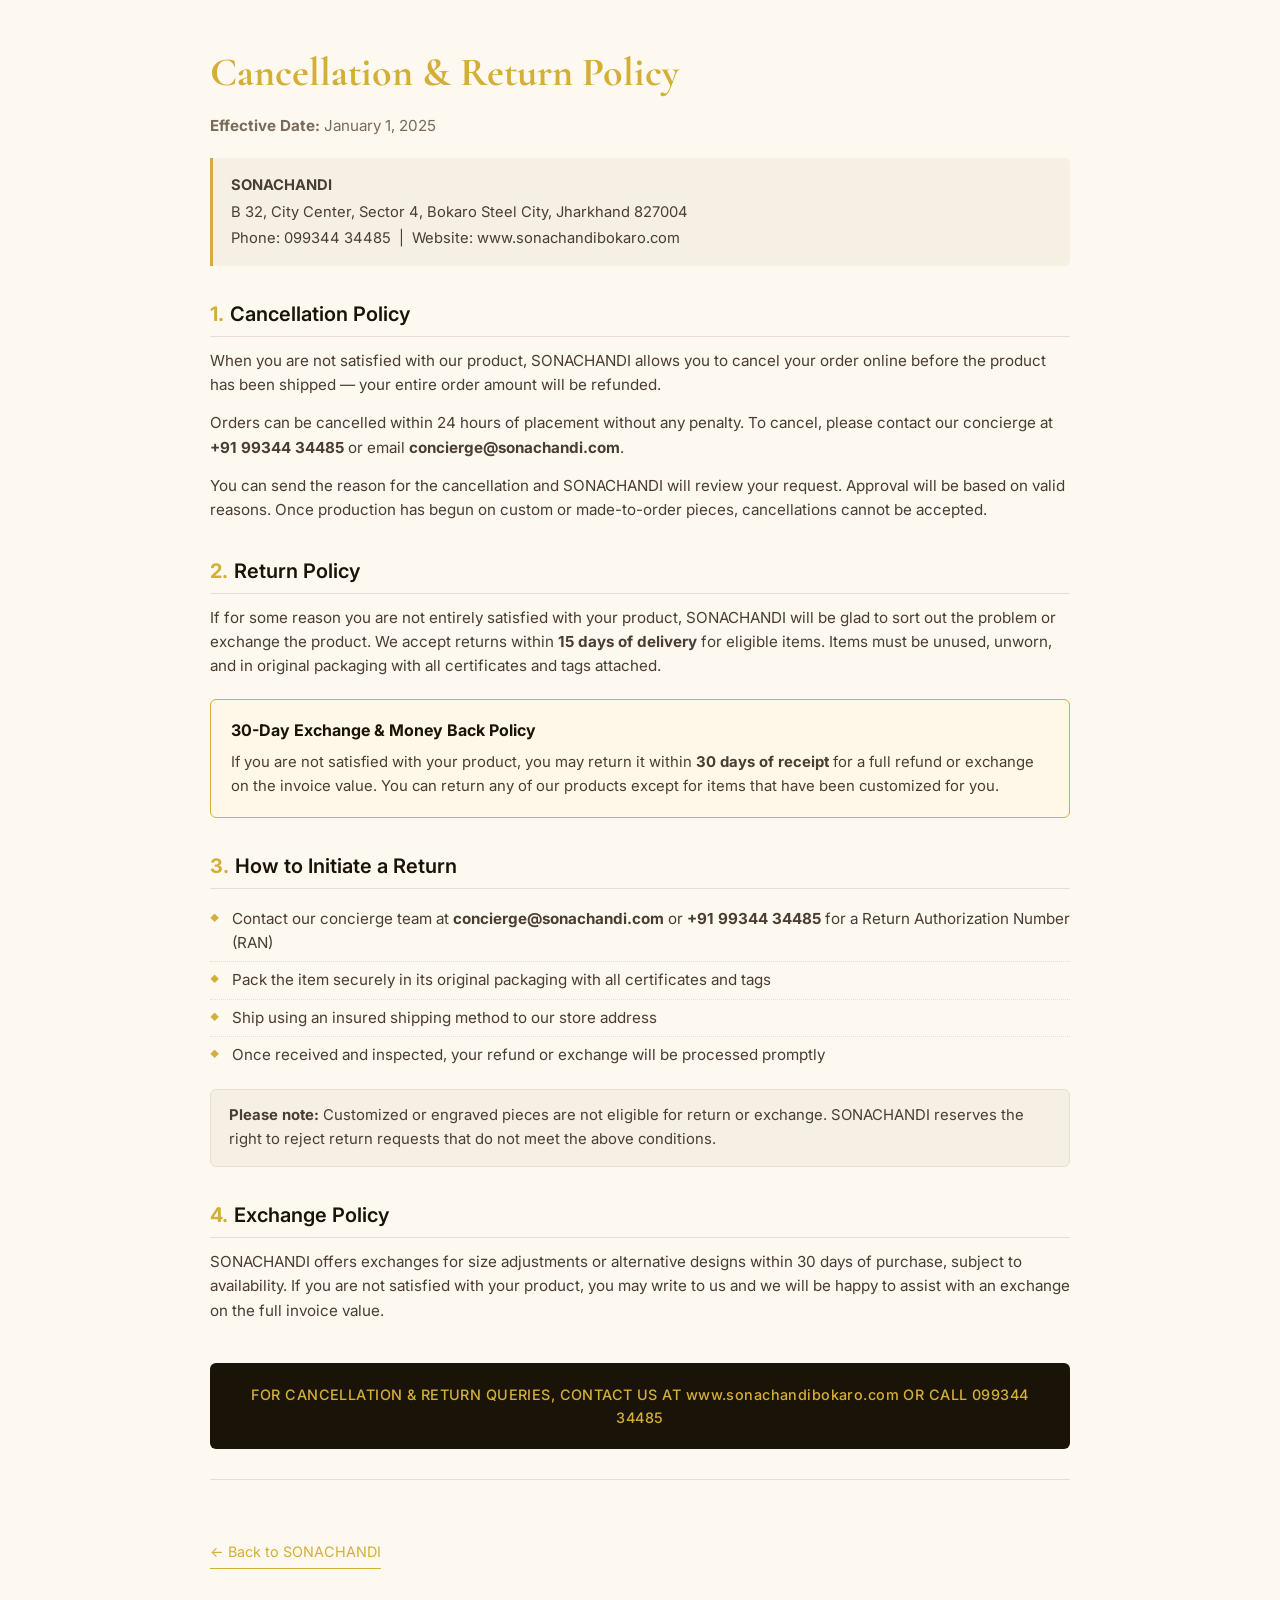
<file: cancellation/index.html>
<!DOCTYPE html>
<html lang="en">
<head>
    <meta charset="UTF-8">
    <meta name="viewport" content="width=device-width, initial-scale=1.0">
    <title>SONACHANDI - Cancellation & Return Policy</title>
    <style>
        * { margin: 0; padding: 0; box-sizing: border-box; }
        body { font-family: 'Inter', sans-serif; background: #FDF8F0; color: #1E1A16; line-height: 1.6; }
        .container { max-width: 900px; margin: 0 auto; padding: 40px 20px; }
        h1 { font-family: 'Cormorant Garamond', serif; color: #D4AF37; margin-bottom: 10px; font-size: 2.5rem; }
        .subtitle { color: #7A6A5A; font-size: 0.95rem; margin-bottom: 8px; }
        .address-block { background: #F5EFE4; border-left: 3px solid #D4AF37; padding: 14px 18px; margin: 20px 0 30px; border-radius: 0 6px 6px 0; }
        .address-block p { color: #4A3D32; margin: 0; font-size: 0.92rem; line-height: 1.8; }
        h2 { color: #1A1308; margin: 32px 0 12px; font-size: 1.25rem; font-weight: 600; border-bottom: 1px solid #E8DDD0; padding-bottom: 6px; }
        p { margin-bottom: 14px; color: #4A3D32; font-size: 0.95rem; }
        .section-number { color: #D4AF37; font-weight: 700; margin-right: 6px; }
        ul { margin: 0 0 14px 0; padding-left: 0; list-style: none; }
        ul li { color: #4A3D32; font-size: 0.95rem; padding: 6px 0 6px 22px; position: relative; border-bottom: 1px dotted #E8DDD0; }
        ul li:last-child { border-bottom: none; }
        ul li::before { content: '◆'; position: absolute; left: 0; color: #D4AF37; font-size: 0.55rem; top: 10px; }
        .highlight-card { background: #FFF8E8; border: 1px solid #D4AF37; border-radius: 6px; padding: 18px 20px; margin: 20px 0; }
        .highlight-card h3 { color: #1A1308; font-size: 1rem; font-weight: 700; margin-bottom: 8px; }
        .highlight-card p { margin: 0; font-size: 0.93rem; color: #4A3D32; }
        .notice-box { background: #F5EFE4; border: 1px solid #E8DDD0; border-radius: 6px; padding: 14px 18px; margin: 16px 0; }
        .notice-box p { margin: 0; font-size: 0.93rem; color: #4A3D32; }
        .acknowledgment { background: #1A1308; color: #D4AF37; text-align: center; padding: 20px 24px; margin-top: 40px; border-radius: 6px; font-size: 0.9rem; font-weight: 500; letter-spacing: 0.03em; }
        .back-link { display: inline-block; margin-top: 30px; color: #D4AF37; text-decoration: none; border-bottom: 1px solid #D4AF37; padding-bottom: 5px; font-size: 0.9rem; }
        .back-link:hover { color: #B8962E; }
        hr { margin: 30px 0; border: none; border-top: 1px solid #E8DDD0; }
    </style>
    <link href="https://fonts.googleapis.com/css2?family=Cormorant+Garamond:wght@400;600;700&family=Inter:wght@300;400;500&display=swap" rel="stylesheet">
</head>
<body>
    <div class="container">
        <h1>Cancellation &amp; Return Policy</h1>
        <p class="subtitle"><strong>Effective Date:</strong> January 1, 2025</p>

        <div class="address-block">
            <p>
                <strong>SONACHANDI</strong><br>
                B 32, City Center, Sector 4, Bokaro Steel City, Jharkhand 827004<br>
                Phone: 099344 34485 &nbsp;|&nbsp; Website: www.sonachandibokaro.com
            </p>
        </div>

        <h2><span class="section-number">1.</span>Cancellation Policy</h2>
        <p>When you are not satisfied with our product, SONACHANDI allows you to cancel your order online before the product has been shipped — your entire order amount will be refunded.</p>
        <p>Orders can be cancelled within 24 hours of placement without any penalty. To cancel, please contact our concierge at <strong>+91 99344 34485</strong> or email <strong>concierge@sonachandi.com</strong>.</p>
        <p>You can send the reason for the cancellation and SONACHANDI will review your request. Approval will be based on valid reasons. Once production has begun on custom or made-to-order pieces, cancellations cannot be accepted.</p>

        <h2><span class="section-number">2.</span>Return Policy</h2>
        <p>If for some reason you are not entirely satisfied with your product, SONACHANDI will be glad to sort out the problem or exchange the product. We accept returns within <strong>15 days of delivery</strong> for eligible items. Items must be unused, unworn, and in original packaging with all certificates and tags attached.</p>

        <div class="highlight-card">
            <h3>30-Day Exchange &amp; Money Back Policy</h3>
            <p>If you are not satisfied with your product, you may return it within <strong>30 days of receipt</strong> for a full refund or exchange on the invoice value. You can return any of our products except for items that have been customized for you.</p>
        </div>

        <h2><span class="section-number">3.</span>How to Initiate a Return</h2>
        <ul>
            <li>Contact our concierge team at <strong>concierge@sonachandi.com</strong> or <strong>+91 99344 34485</strong> for a Return Authorization Number (RAN)</li>
            <li>Pack the item securely in its original packaging with all certificates and tags</li>
            <li>Ship using an insured shipping method to our store address</li>
            <li>Once received and inspected, your refund or exchange will be processed promptly</li>
        </ul>

        <div class="notice-box">
            <p><strong>Please note:</strong> Customized or engraved pieces are not eligible for return or exchange. SONACHANDI reserves the right to reject return requests that do not meet the above conditions.</p>
        </div>

        <h2><span class="section-number">4.</span>Exchange Policy</h2>
        <p>SONACHANDI offers exchanges for size adjustments or alternative designs within 30 days of purchase, subject to availability. If you are not satisfied with your product, you may write to us and we will be happy to assist with an exchange on the full invoice value.</p>

        <div class="acknowledgment">
            FOR CANCELLATION &amp; RETURN QUERIES, CONTACT US AT www.sonachandibokaro.com OR CALL 099344 34485
        </div>

        <hr>
        <a href="home.html" class="back-link">← Back to SONACHANDI</a>
    </div>
</body>
</html>
</file>
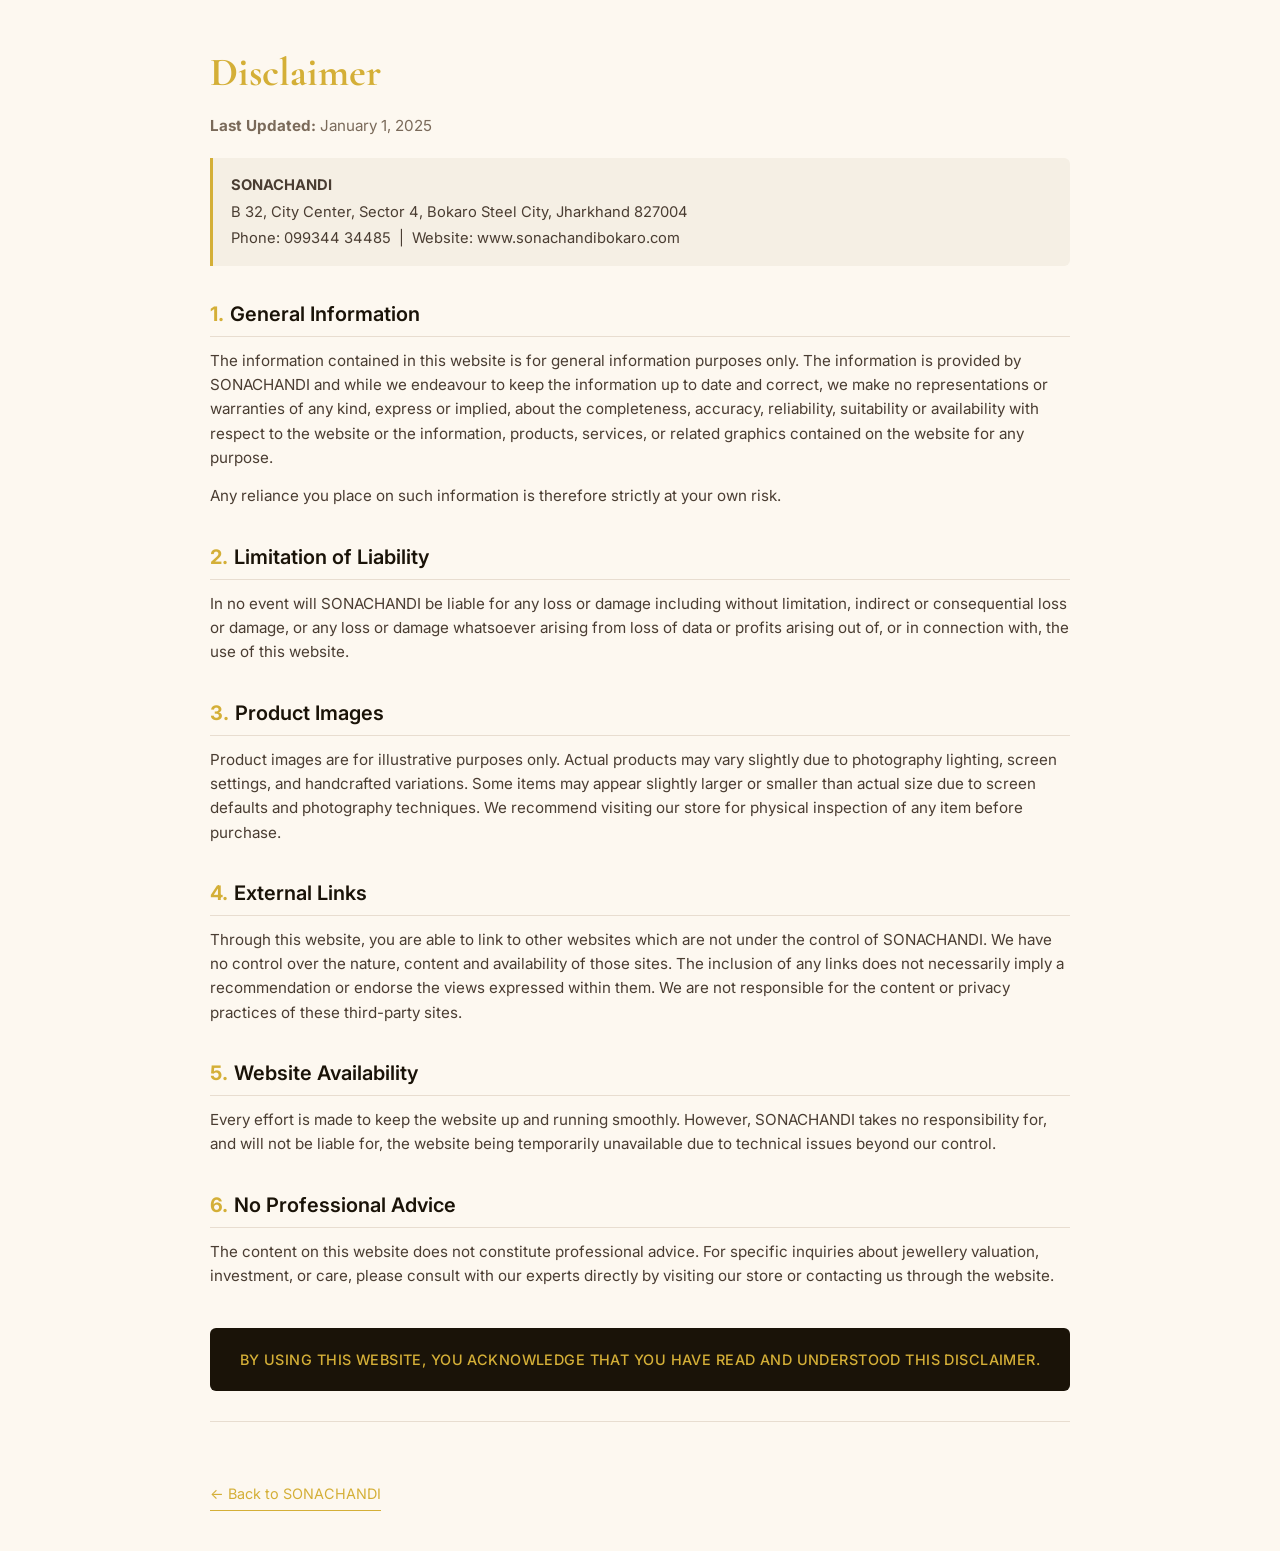
<file: disclaimer/index.html>
<!DOCTYPE html>
<html lang="en">
<head>
    <meta charset="UTF-8">
    <meta name="viewport" content="width=device-width, initial-scale=1.0">
    <title>SONACHANDI - Disclaimer</title>
    <style>
        * { margin: 0; padding: 0; box-sizing: border-box; }
        body { font-family: 'Inter', sans-serif; background: #FDF8F0; color: #1E1A16; line-height: 1.6; }
        .container { max-width: 900px; margin: 0 auto; padding: 40px 20px; }
        h1 { font-family: 'Cormorant Garamond', serif; color: #D4AF37; margin-bottom: 10px; font-size: 2.5rem; }
        .subtitle { color: #7A6A5A; font-size: 0.95rem; margin-bottom: 8px; }
        .address-block { background: #F5EFE4; border-left: 3px solid #D4AF37; padding: 14px 18px; margin: 20px 0 30px; border-radius: 0 6px 6px 0; }
        .address-block p { color: #4A3D32; margin: 0; font-size: 0.92rem; line-height: 1.8; }
        h2 { color: #1A1308; margin: 32px 0 12px; font-size: 1.25rem; font-weight: 600; border-bottom: 1px solid #E8DDD0; padding-bottom: 6px; }
        p { margin-bottom: 14px; color: #4A3D32; font-size: 0.95rem; }
        .section-number { color: #D4AF37; font-weight: 700; margin-right: 6px; }
        .acknowledgment { background: #1A1308; color: #D4AF37; text-align: center; padding: 20px 24px; margin-top: 40px; border-radius: 6px; font-size: 0.9rem; font-weight: 500; letter-spacing: 0.03em; }
        .back-link { display: inline-block; margin-top: 30px; color: #D4AF37; text-decoration: none; border-bottom: 1px solid #D4AF37; padding-bottom: 5px; font-size: 0.9rem; }
        .back-link:hover { color: #B8962E; }
        hr { margin: 30px 0; border: none; border-top: 1px solid #E8DDD0; }
    </style>
    <link href="https://fonts.googleapis.com/css2?family=Cormorant+Garamond:wght@400;600;700&family=Inter:wght@300;400;500&display=swap" rel="stylesheet">
</head>
<body>
    <div class="container">
        <h1>Disclaimer</h1>
        <p class="subtitle"><strong>Last Updated:</strong> January 1, 2025</p>

        <div class="address-block">
            <p>
                <strong>SONACHANDI</strong><br>
                B 32, City Center, Sector 4, Bokaro Steel City, Jharkhand 827004<br>
                Phone: 099344 34485 &nbsp;|&nbsp; Website: www.sonachandibokaro.com
            </p>
        </div>

        <h2><span class="section-number">1.</span>General Information</h2>
        <p>The information contained in this website is for general information purposes only. The information is provided by SONACHANDI and while we endeavour to keep the information up to date and correct, we make no representations or warranties of any kind, express or implied, about the completeness, accuracy, reliability, suitability or availability with respect to the website or the information, products, services, or related graphics contained on the website for any purpose.</p>
        <p>Any reliance you place on such information is therefore strictly at your own risk.</p>

        <h2><span class="section-number">2.</span>Limitation of Liability</h2>
        <p>In no event will SONACHANDI be liable for any loss or damage including without limitation, indirect or consequential loss or damage, or any loss or damage whatsoever arising from loss of data or profits arising out of, or in connection with, the use of this website.</p>

        <h2><span class="section-number">3.</span>Product Images</h2>
        <p>Product images are for illustrative purposes only. Actual products may vary slightly due to photography lighting, screen settings, and handcrafted variations. Some items may appear slightly larger or smaller than actual size due to screen defaults and photography techniques. We recommend visiting our store for physical inspection of any item before purchase.</p>

        <h2><span class="section-number">4.</span>External Links</h2>
        <p>Through this website, you are able to link to other websites which are not under the control of SONACHANDI. We have no control over the nature, content and availability of those sites. The inclusion of any links does not necessarily imply a recommendation or endorse the views expressed within them. We are not responsible for the content or privacy practices of these third-party sites.</p>

        <h2><span class="section-number">5.</span>Website Availability</h2>
        <p>Every effort is made to keep the website up and running smoothly. However, SONACHANDI takes no responsibility for, and will not be liable for, the website being temporarily unavailable due to technical issues beyond our control.</p>

        <h2><span class="section-number">6.</span>No Professional Advice</h2>
        <p>The content on this website does not constitute professional advice. For specific inquiries about jewellery valuation, investment, or care, please consult with our experts directly by visiting our store or contacting us through the website.</p>

        <div class="acknowledgment">
            BY USING THIS WEBSITE, YOU ACKNOWLEDGE THAT YOU HAVE READ AND UNDERSTOOD THIS DISCLAIMER.
        </div>

        <hr>
        <a href="index.html" class="back-link">← Back to SONACHANDI</a>
    </div>
</body>
</html>
</file>
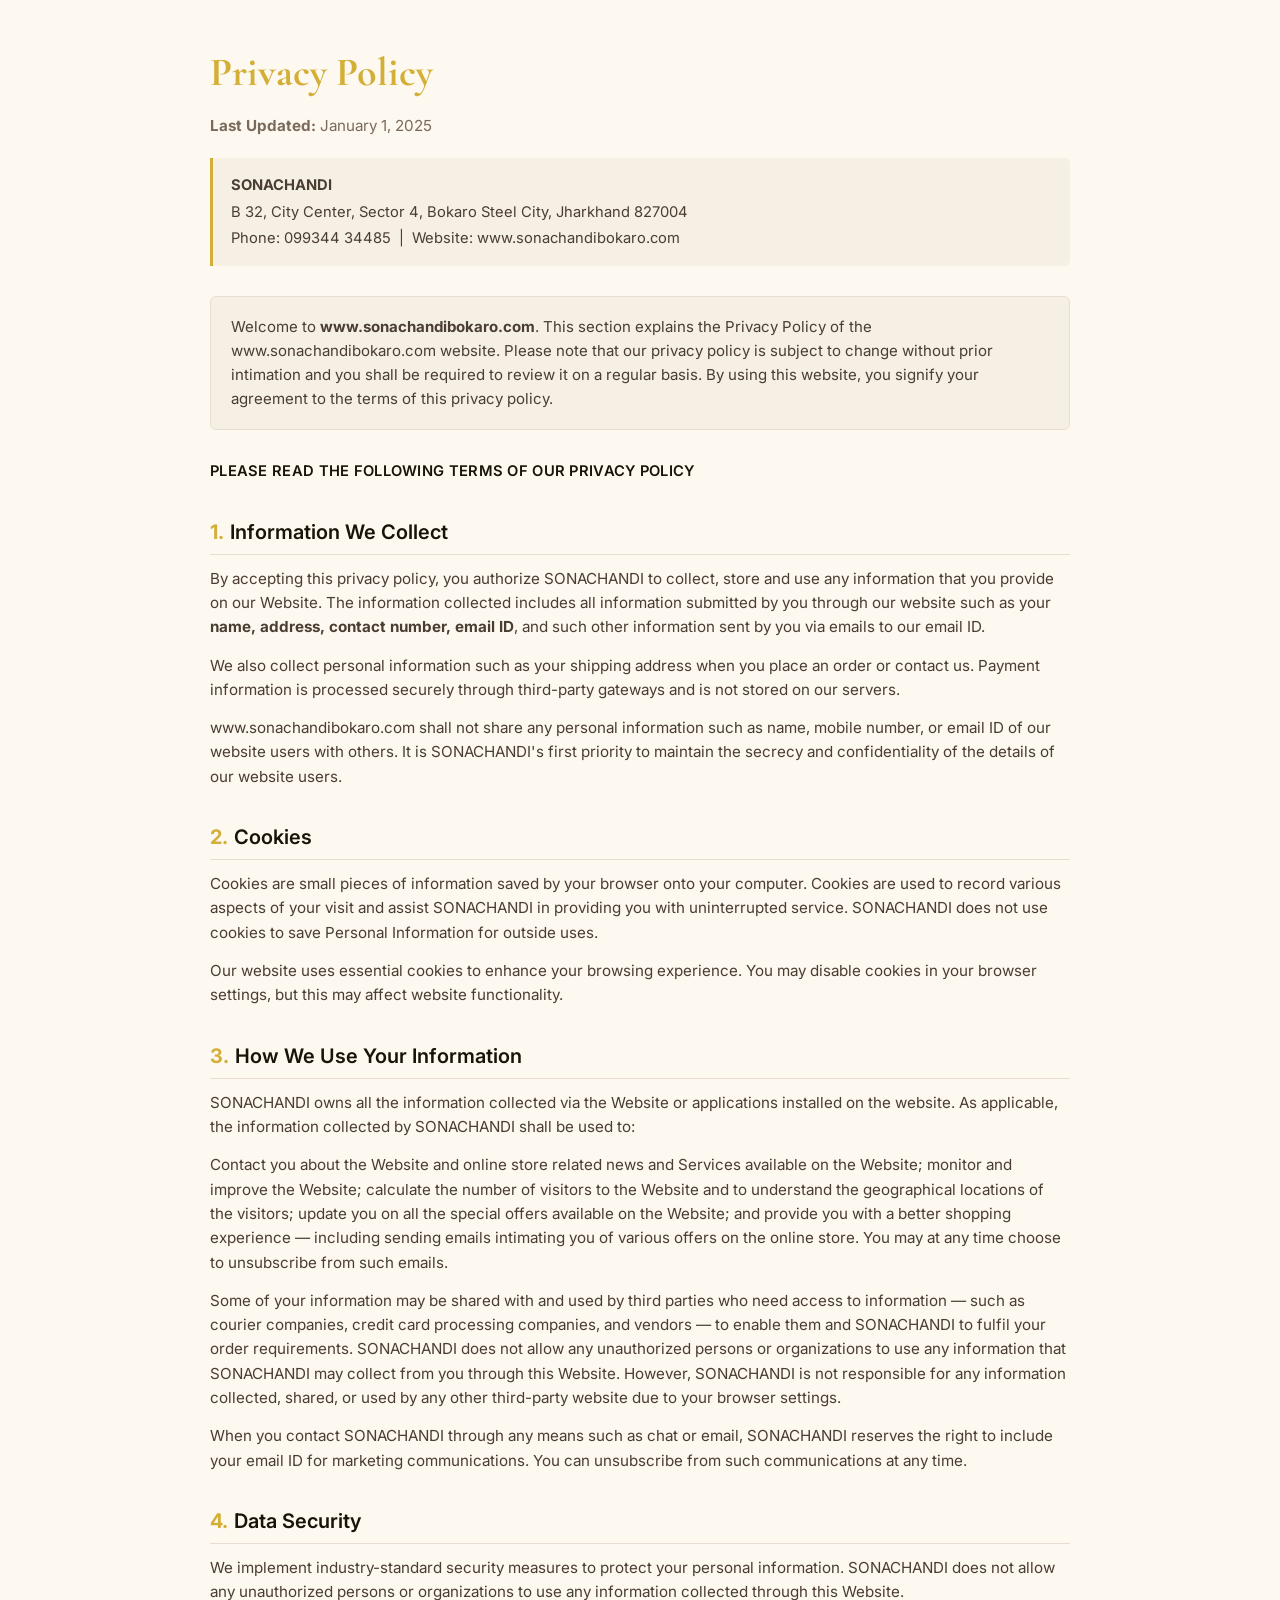
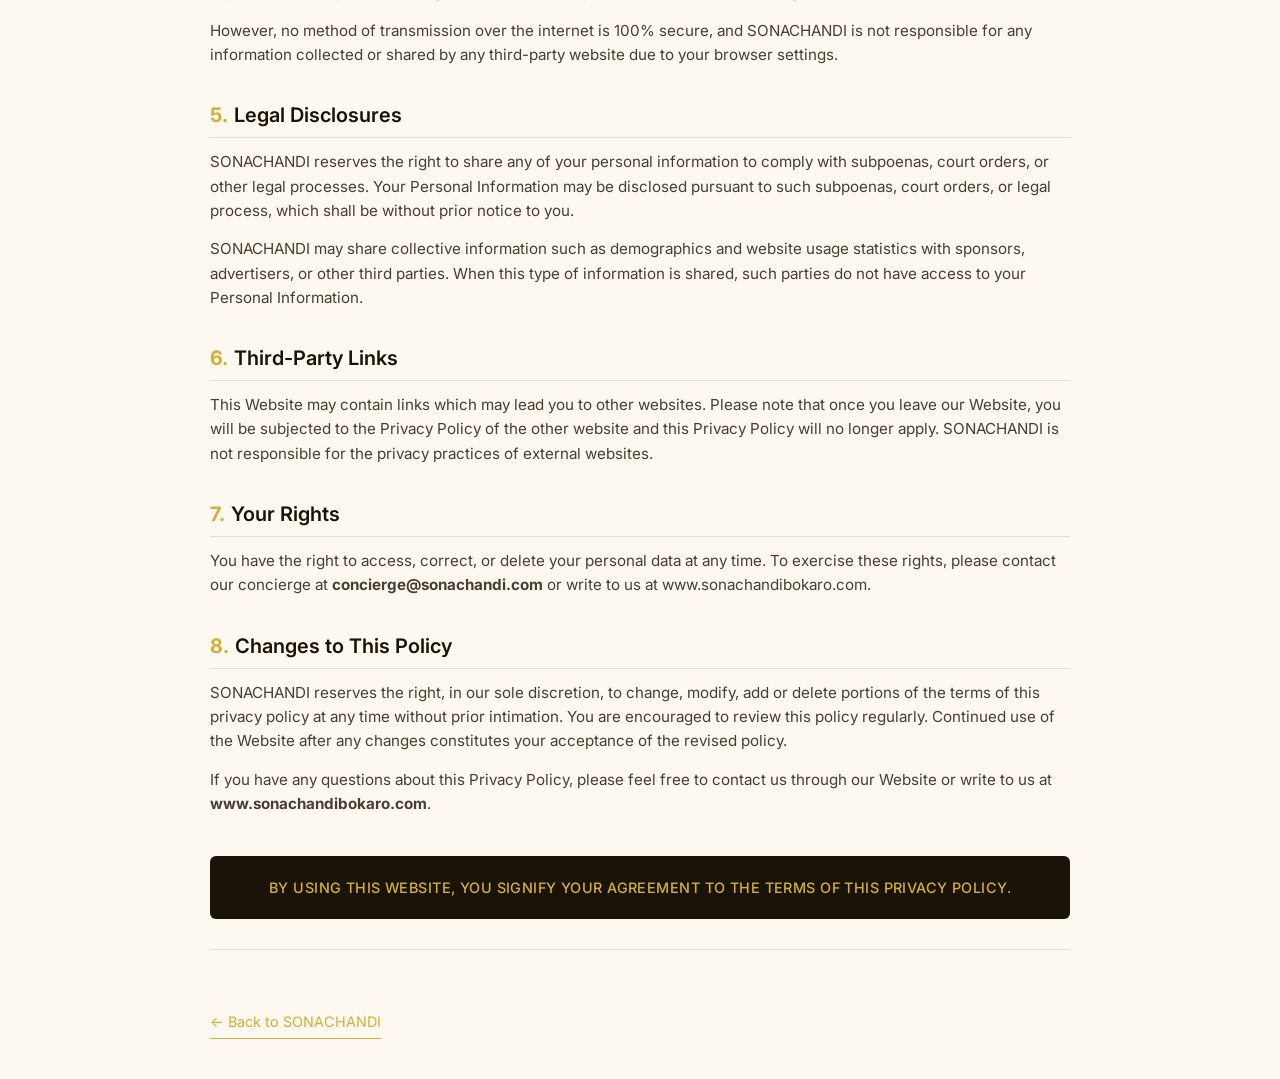
<file: privacy/index.html>
<!DOCTYPE html>
<html lang="en">
<head>
    <meta charset="UTF-8">
    <meta name="viewport" content="width=device-width, initial-scale=1.0">
    <title>SONACHANDI - Privacy Policy</title>
    <style>
        * { margin: 0; padding: 0; box-sizing: border-box; }
        body { font-family: 'Inter', sans-serif; background: #FDF8F0; color: #1E1A16; line-height: 1.6; }
        .container { max-width: 900px; margin: 0 auto; padding: 40px 20px; }
        h1 { font-family: 'Cormorant Garamond', serif; color: #D4AF37; margin-bottom: 10px; font-size: 2.5rem; }
        .subtitle { color: #7A6A5A; font-size: 0.95rem; margin-bottom: 8px; }
        .address-block { background: #F5EFE4; border-left: 3px solid #D4AF37; padding: 14px 18px; margin: 20px 0 30px; border-radius: 0 6px 6px 0; }
        .address-block p { color: #4A3D32; margin: 0; font-size: 0.92rem; line-height: 1.8; }
        .intro-box { background: #F5EFE4; border: 1px solid #E8DDD0; border-radius: 6px; padding: 18px 20px; margin-bottom: 30px; }
        .intro-box p { margin: 0; font-size: 0.94rem; color: #4A3D32; }
        h2 { color: #1A1308; margin: 32px 0 12px; font-size: 1.25rem; font-weight: 600; border-bottom: 1px solid #E8DDD0; padding-bottom: 6px; }
        p { margin-bottom: 14px; color: #4A3D32; font-size: 0.95rem; }
        .section-number { color: #D4AF37; font-weight: 700; margin-right: 6px; }
        .caps-notice { font-weight: 600; color: #1A1308; margin: 20px 0 10px; font-size: 0.92rem; letter-spacing: 0.02em; }
        .acknowledgment { background: #1A1308; color: #D4AF37; text-align: center; padding: 20px 24px; margin-top: 40px; border-radius: 6px; font-size: 0.9rem; font-weight: 500; letter-spacing: 0.03em; }
        .back-link { display: inline-block; margin-top: 30px; color: #D4AF37; text-decoration: none; border-bottom: 1px solid #D4AF37; padding-bottom: 5px; font-size: 0.9rem; }
        .back-link:hover { color: #B8962E; }
        hr { margin: 30px 0; border: none; border-top: 1px solid #E8DDD0; }
    </style>
    <link href="https://fonts.googleapis.com/css2?family=Cormorant+Garamond:wght@400;600;700&family=Inter:wght@300;400;500&display=swap" rel="stylesheet">
</head>
<body>
    <div class="container">
        <h1>Privacy Policy</h1>
        <p class="subtitle"><strong>Last Updated:</strong> January 1, 2025</p>

        <div class="address-block">
            <p>
                <strong>SONACHANDI</strong><br>
                B 32, City Center, Sector 4, Bokaro Steel City, Jharkhand 827004<br>
                Phone: 099344 34485 &nbsp;|&nbsp; Website: www.sonachandibokaro.com
            </p>
        </div>

        <div class="intro-box">
            <p>Welcome to <strong>www.sonachandibokaro.com</strong>. This section explains the Privacy Policy of the www.sonachandibokaro.com website. Please note that our privacy policy is subject to change without prior intimation and you shall be required to review it on a regular basis. By using this website, you signify your agreement to the terms of this privacy policy.</p>
        </div>

        <p class="caps-notice">PLEASE READ THE FOLLOWING TERMS OF OUR PRIVACY POLICY</p>

        <h2><span class="section-number">1.</span>Information We Collect</h2>
        <p>By accepting this privacy policy, you authorize SONACHANDI to collect, store and use any information that you provide on our Website. The information collected includes all information submitted by you through our website such as your <strong>name, address, contact number, email ID</strong>, and such other information sent by you via emails to our email ID.</p>
        <p>We also collect personal information such as your shipping address when you place an order or contact us. Payment information is processed securely through third-party gateways and is not stored on our servers.</p>
        <p>www.sonachandibokaro.com shall not share any personal information such as name, mobile number, or email ID of our website users with others. It is SONACHANDI's first priority to maintain the secrecy and confidentiality of the details of our website users.</p>

        <h2><span class="section-number">2.</span>Cookies</h2>
        <p>Cookies are small pieces of information saved by your browser onto your computer. Cookies are used to record various aspects of your visit and assist SONACHANDI in providing you with uninterrupted service. SONACHANDI does not use cookies to save Personal Information for outside uses.</p>
        <p>Our website uses essential cookies to enhance your browsing experience. You may disable cookies in your browser settings, but this may affect website functionality.</p>

        <h2><span class="section-number">3.</span>How We Use Your Information</h2>
        <p>SONACHANDI owns all the information collected via the Website or applications installed on the website. As applicable, the information collected by SONACHANDI shall be used to:</p>
        <p>Contact you about the Website and online store related news and Services available on the Website; monitor and improve the Website; calculate the number of visitors to the Website and to understand the geographical locations of the visitors; update you on all the special offers available on the Website; and provide you with a better shopping experience — including sending emails intimating you of various offers on the online store. You may at any time choose to unsubscribe from such emails.</p>
        <p>Some of your information may be shared with and used by third parties who need access to information — such as courier companies, credit card processing companies, and vendors — to enable them and SONACHANDI to fulfil your order requirements. SONACHANDI does not allow any unauthorized persons or organizations to use any information that SONACHANDI may collect from you through this Website. However, SONACHANDI is not responsible for any information collected, shared, or used by any other third-party website due to your browser settings.</p>
        <p>When you contact SONACHANDI through any means such as chat or email, SONACHANDI reserves the right to include your email ID for marketing communications. You can unsubscribe from such communications at any time.</p>

        <h2><span class="section-number">4.</span>Data Security</h2>
        <p>We implement industry-standard security measures to protect your personal information. SONACHANDI does not allow any unauthorized persons or organizations to use any information collected through this Website.</p>
        <p>However, no method of transmission over the internet is 100% secure, and SONACHANDI is not responsible for any information collected or shared by any third-party website due to your browser settings.</p>

        <h2><span class="section-number">5.</span>Legal Disclosures</h2>
        <p>SONACHANDI reserves the right to share any of your personal information to comply with subpoenas, court orders, or other legal processes. Your Personal Information may be disclosed pursuant to such subpoenas, court orders, or legal process, which shall be without prior notice to you.</p>
        <p>SONACHANDI may share collective information such as demographics and website usage statistics with sponsors, advertisers, or other third parties. When this type of information is shared, such parties do not have access to your Personal Information.</p>

        <h2><span class="section-number">6.</span>Third-Party Links</h2>
        <p>This Website may contain links which may lead you to other websites. Please note that once you leave our Website, you will be subjected to the Privacy Policy of the other website and this Privacy Policy will no longer apply. SONACHANDI is not responsible for the privacy practices of external websites.</p>

        <h2><span class="section-number">7.</span>Your Rights</h2>
        <p>You have the right to access, correct, or delete your personal data at any time. To exercise these rights, please contact our concierge at <strong>concierge@sonachandi.com</strong> or write to us at www.sonachandibokaro.com.</p>

        <h2><span class="section-number">8.</span>Changes to This Policy</h2>
        <p>SONACHANDI reserves the right, in our sole discretion, to change, modify, add or delete portions of the terms of this privacy policy at any time without prior intimation. You are encouraged to review this policy regularly. Continued use of the Website after any changes constitutes your acceptance of the revised policy.</p>
        <p>If you have any questions about this Privacy Policy, please feel free to contact us through our Website or write to us at <strong>www.sonachandibokaro.com</strong>.</p>

        <div class="acknowledgment">
            BY USING THIS WEBSITE, YOU SIGNIFY YOUR AGREEMENT TO THE TERMS OF THIS PRIVACY POLICY.
        </div>

        <hr>
        <a href="index.html" class="back-link">← Back to SONACHANDI</a>
    </div>
</body>
</html>
</file>
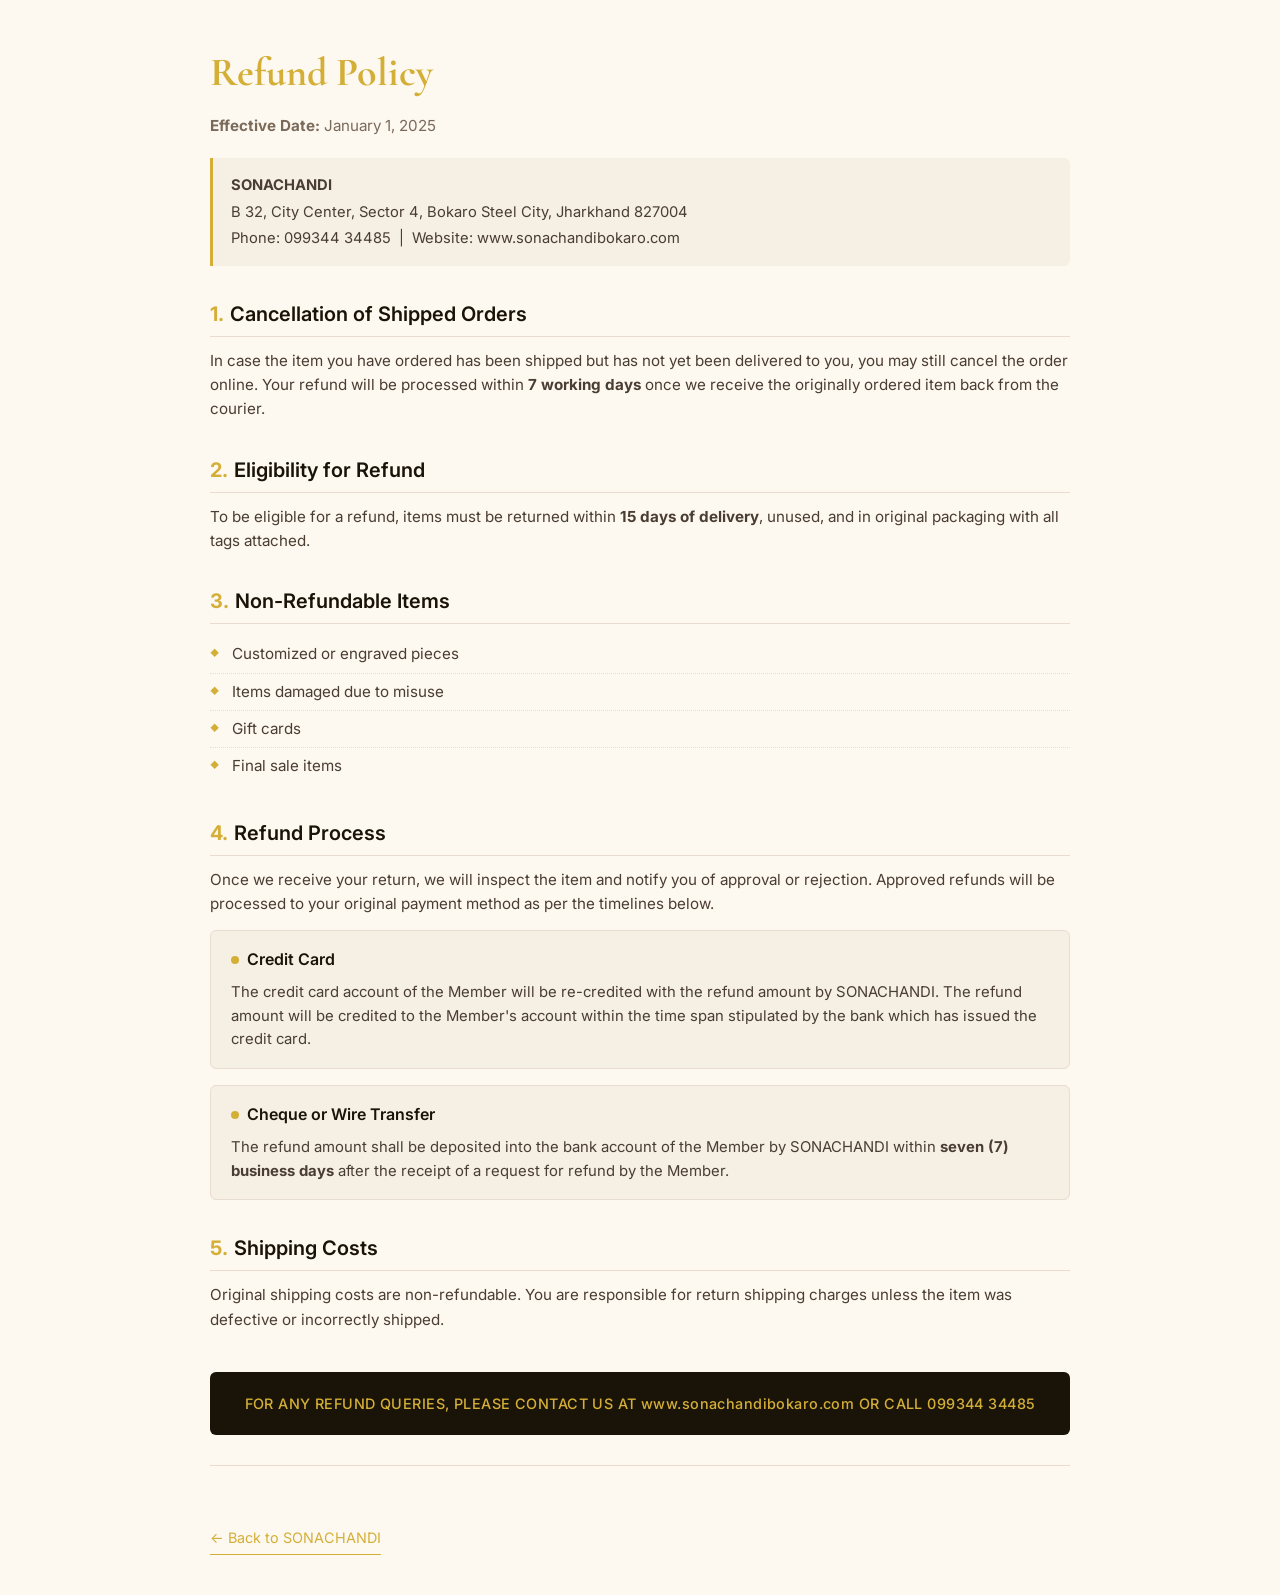
<file: refund/index.html>
<!DOCTYPE html>
<html lang="en">
<head>
    <meta charset="UTF-8">
    <meta name="viewport" content="width=device-width, initial-scale=1.0">
    <title>SONACHANDI - Refund Policy</title>
    <style>
        * { margin: 0; padding: 0; box-sizing: border-box; }
        body { font-family: 'Inter', sans-serif; background: #FDF8F0; color: #1E1A16; line-height: 1.6; }
        .container { max-width: 900px; margin: 0 auto; padding: 40px 20px; }
        h1 { font-family: 'Cormorant Garamond', serif; color: #D4AF37; margin-bottom: 10px; font-size: 2.5rem; }
        .subtitle { color: #7A6A5A; font-size: 0.95rem; margin-bottom: 8px; }
        .address-block { background: #F5EFE4; border-left: 3px solid #D4AF37; padding: 14px 18px; margin: 20px 0 30px; border-radius: 0 6px 6px 0; }
        .address-block p { color: #4A3D32; margin: 0; font-size: 0.92rem; line-height: 1.8; }
        h2 { color: #1A1308; margin: 32px 0 12px; font-size: 1.25rem; font-weight: 600; border-bottom: 1px solid #E8DDD0; padding-bottom: 6px; }
        p { margin-bottom: 14px; color: #4A3D32; font-size: 0.95rem; }
        ul { margin: 0 0 14px 0; padding-left: 0; list-style: none; }
        ul li { color: #4A3D32; font-size: 0.95rem; padding: 6px 0 6px 22px; position: relative; border-bottom: 1px dotted #E8DDD0; }
        ul li:last-child { border-bottom: none; }
        ul li::before { content: '◆'; position: absolute; left: 0; color: #D4AF37; font-size: 0.55rem; top: 10px; }
        .refund-method { background: #F5EFE4; border: 1px solid #E8DDD0; border-radius: 6px; padding: 16px 20px; margin-bottom: 16px; }
        .refund-method h3 { color: #1A1308; font-size: 1rem; font-weight: 600; margin-bottom: 8px; display: flex; align-items: center; gap: 8px; }
        .refund-method h3::before { content: ''; display: inline-block; width: 8px; height: 8px; background: #D4AF37; border-radius: 50%; }
        .refund-method p { margin: 0; font-size: 0.93rem; }
        .section-number { color: #D4AF37; font-weight: 700; margin-right: 6px; }
        .acknowledgment { background: #1A1308; color: #D4AF37; text-align: center; padding: 20px 24px; margin-top: 40px; border-radius: 6px; font-size: 0.9rem; font-weight: 500; letter-spacing: 0.03em; }
        .back-link { display: inline-block; margin-top: 30px; color: #D4AF37; text-decoration: none; border-bottom: 1px solid #D4AF37; padding-bottom: 5px; font-size: 0.9rem; }
        .back-link:hover { color: #B8962E; }
        hr { margin: 30px 0; border: none; border-top: 1px solid #E8DDD0; }
    </style>
    <link href="https://fonts.googleapis.com/css2?family=Cormorant+Garamond:wght@400;600;700&family=Inter:wght@300;400;500&display=swap" rel="stylesheet">
</head>
<body>
    <div class="container">
        <h1>Refund Policy</h1>
        <p class="subtitle"><strong>Effective Date:</strong> January 1, 2025</p>

        <div class="address-block">
            <p>
                <strong>SONACHANDI</strong><br>
                B 32, City Center, Sector 4, Bokaro Steel City, Jharkhand 827004<br>
                Phone: 099344 34485 &nbsp;|&nbsp; Website: www.sonachandibokaro.com
            </p>
        </div>

        <h2><span class="section-number">1.</span>Cancellation of Shipped Orders</h2>
        <p>In case the item you have ordered has been shipped but has not yet been delivered to you, you may still cancel the order online. Your refund will be processed within <strong>7 working days</strong> once we receive the originally ordered item back from the courier.</p>

        <h2><span class="section-number">2.</span>Eligibility for Refund</h2>
        <p>To be eligible for a refund, items must be returned within <strong>15 days of delivery</strong>, unused, and in original packaging with all tags attached.</p>

        <h2><span class="section-number">3.</span>Non-Refundable Items</h2>
        <ul>
            <li>Customized or engraved pieces</li>
            <li>Items damaged due to misuse</li>
            <li>Gift cards</li>
            <li>Final sale items</li>
        </ul>

        <h2><span class="section-number">4.</span>Refund Process</h2>
        <p>Once we receive your return, we will inspect the item and notify you of approval or rejection. Approved refunds will be processed to your original payment method as per the timelines below.</p>

        <div class="refund-method">
            <h3>Credit Card</h3>
            <p>The credit card account of the Member will be re-credited with the refund amount by SONACHANDI. The refund amount will be credited to the Member's account within the time span stipulated by the bank which has issued the credit card.</p>
        </div>

        <div class="refund-method">
            <h3>Cheque or Wire Transfer</h3>
            <p>The refund amount shall be deposited into the bank account of the Member by SONACHANDI within <strong>seven (7) business days</strong> after the receipt of a request for refund by the Member.</p>
        </div>

        <h2><span class="section-number">5.</span>Shipping Costs</h2>
        <p>Original shipping costs are non-refundable. You are responsible for return shipping charges unless the item was defective or incorrectly shipped.</p>

        <div class="acknowledgment">
            FOR ANY REFUND QUERIES, PLEASE CONTACT US AT www.sonachandibokaro.com OR CALL 099344 34485
        </div>

        <hr>
        <a href="index.html" class="back-link">← Back to SONACHANDI</a>
    </div>
</body>
</html>
</file>
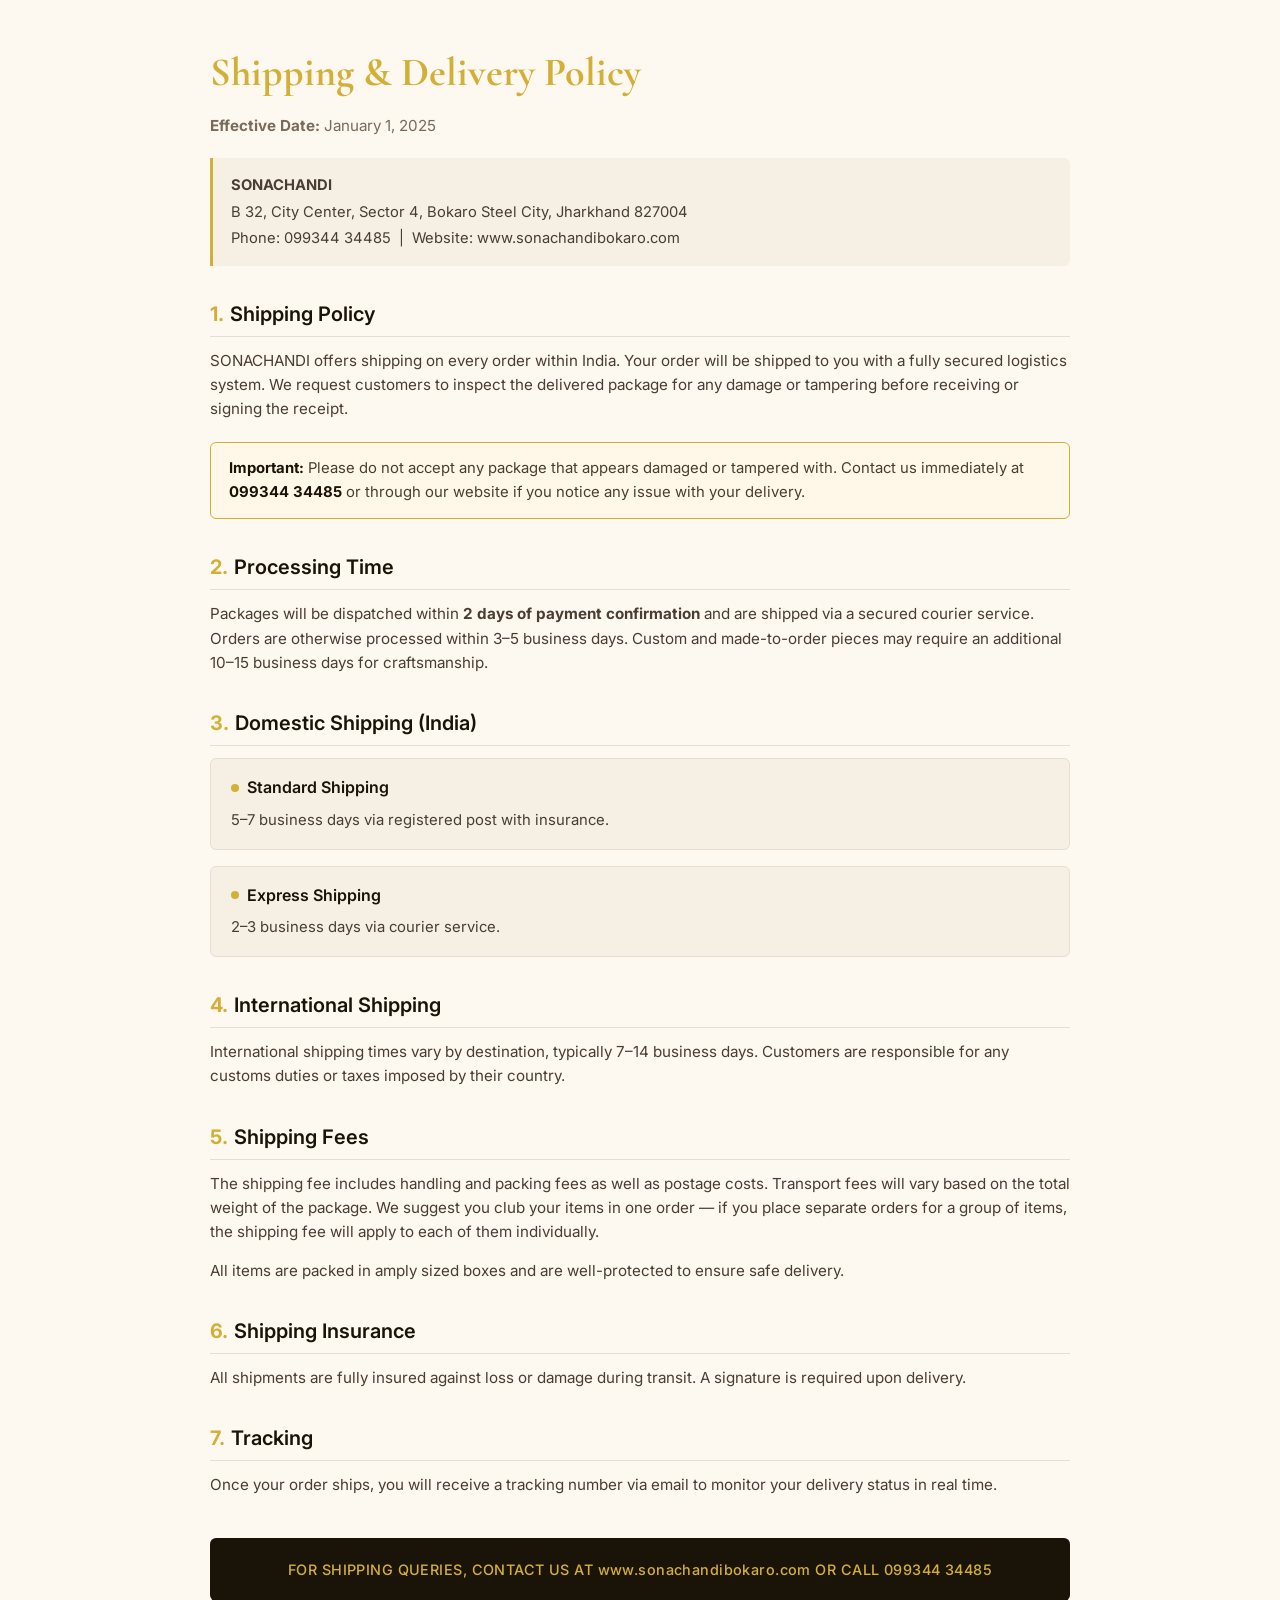
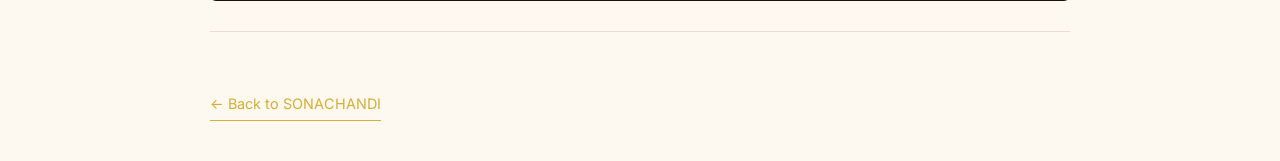
<file: shipping/index.html>
<!DOCTYPE html>
<html lang="en">
<head>
    <meta charset="UTF-8">
    <meta name="viewport" content="width=device-width, initial-scale=1.0">
    <title>SONACHANDI - Shipping & Delivery Policy</title>
    <style>
        * { margin: 0; padding: 0; box-sizing: border-box; }
        body { font-family: 'Inter', sans-serif; background: #FDF8F0; color: #1E1A16; line-height: 1.6; }
        .container { max-width: 900px; margin: 0 auto; padding: 40px 20px; }
        h1 { font-family: 'Cormorant Garamond', serif; color: #D4AF37; margin-bottom: 10px; font-size: 2.5rem; }
        .subtitle { color: #7A6A5A; font-size: 0.95rem; margin-bottom: 8px; }
        .address-block { background: #F5EFE4; border-left: 3px solid #D4AF37; padding: 14px 18px; margin: 20px 0 30px; border-radius: 0 6px 6px 0; }
        .address-block p { color: #4A3D32; margin: 0; font-size: 0.92rem; line-height: 1.8; }
        h2 { color: #1A1308; margin: 32px 0 12px; font-size: 1.25rem; font-weight: 600; border-bottom: 1px solid #E8DDD0; padding-bottom: 6px; }
        p { margin-bottom: 14px; color: #4A3D32; font-size: 0.95rem; }
        .section-number { color: #D4AF37; font-weight: 700; margin-right: 6px; }
        .info-card { background: #F5EFE4; border: 1px solid #E8DDD0; border-radius: 6px; padding: 16px 20px; margin-bottom: 16px; }
        .info-card h3 { color: #1A1308; font-size: 1rem; font-weight: 600; margin-bottom: 8px; display: flex; align-items: center; gap: 8px; }
        .info-card h3::before { content: ''; display: inline-block; width: 8px; height: 8px; background: #D4AF37; border-radius: 50%; }
        .info-card p { margin: 0; font-size: 0.93rem; }
        .notice-box { background: #FFF8E8; border: 1px solid #D4AF37; border-radius: 6px; padding: 14px 18px; margin: 20px 0; }
        .notice-box p { margin: 0; font-size: 0.93rem; color: #4A3D32; }
        .notice-box strong { color: #1A1308; }
        .acknowledgment { background: #1A1308; color: #D4AF37; text-align: center; padding: 20px 24px; margin-top: 40px; border-radius: 6px; font-size: 0.9rem; font-weight: 500; letter-spacing: 0.03em; }
        .back-link { display: inline-block; margin-top: 30px; color: #D4AF37; text-decoration: none; border-bottom: 1px solid #D4AF37; padding-bottom: 5px; font-size: 0.9rem; }
        .back-link:hover { color: #B8962E; }
        hr { margin: 30px 0; border: none; border-top: 1px solid #E8DDD0; }
    </style>
    <link href="https://fonts.googleapis.com/css2?family=Cormorant+Garamond:wght@400;600;700&family=Inter:wght@300;400;500&display=swap" rel="stylesheet">
</head>
<body>
    <div class="container">
        <h1>Shipping &amp; Delivery Policy</h1>
        <p class="subtitle"><strong>Effective Date:</strong> January 1, 2025</p>

        <div class="address-block">
            <p>
                <strong>SONACHANDI</strong><br>
                B 32, City Center, Sector 4, Bokaro Steel City, Jharkhand 827004<br>
                Phone: 099344 34485 &nbsp;|&nbsp; Website: www.sonachandibokaro.com
            </p>
        </div>

        <h2><span class="section-number">1.</span>Shipping Policy</h2>
        <p>SONACHANDI offers shipping on every order within India. Your order will be shipped to you with a fully secured logistics system. We request customers to inspect the delivered package for any damage or tampering before receiving or signing the receipt.</p>

        <div class="notice-box">
            <p><strong>Important:</strong> Please do not accept any package that appears damaged or tampered with. Contact us immediately at <strong>099344 34485</strong> or through our website if you notice any issue with your delivery.</p>
        </div>

        <h2><span class="section-number">2.</span>Processing Time</h2>
        <p>Packages will be dispatched within <strong>2 days of payment confirmation</strong> and are shipped via a secured courier service. Orders are otherwise processed within 3–5 business days. Custom and made-to-order pieces may require an additional 10–15 business days for craftsmanship.</p>

        <h2><span class="section-number">3.</span>Domestic Shipping (India)</h2>
        <div class="info-card">
            <h3>Standard Shipping</h3>
            <p>5–7 business days via registered post with insurance.</p>
        </div>
        <div class="info-card">
            <h3>Express Shipping</h3>
            <p>2–3 business days via courier service.</p>
        </div>

        <h2><span class="section-number">4.</span>International Shipping</h2>
        <p>International shipping times vary by destination, typically 7–14 business days. Customers are responsible for any customs duties or taxes imposed by their country.</p>

        <h2><span class="section-number">5.</span>Shipping Fees</h2>
        <p>The shipping fee includes handling and packing fees as well as postage costs. Transport fees will vary based on the total weight of the package. We suggest you club your items in one order — if you place separate orders for a group of items, the shipping fee will apply to each of them individually.</p>
        <p>All items are packed in amply sized boxes and are well-protected to ensure safe delivery.</p>

        <h2><span class="section-number">6.</span>Shipping Insurance</h2>
        <p>All shipments are fully insured against loss or damage during transit. A signature is required upon delivery.</p>

        <h2><span class="section-number">7.</span>Tracking</h2>
        <p>Once your order ships, you will receive a tracking number via email to monitor your delivery status in real time.</p>

        <div class="acknowledgment">
            FOR SHIPPING QUERIES, CONTACT US AT www.sonachandibokaro.com OR CALL 099344 34485
        </div>

        <hr>
        <a href="index.html" class="back-link">← Back to SONACHANDI</a>
    </div>
</body>
</html>
</file>
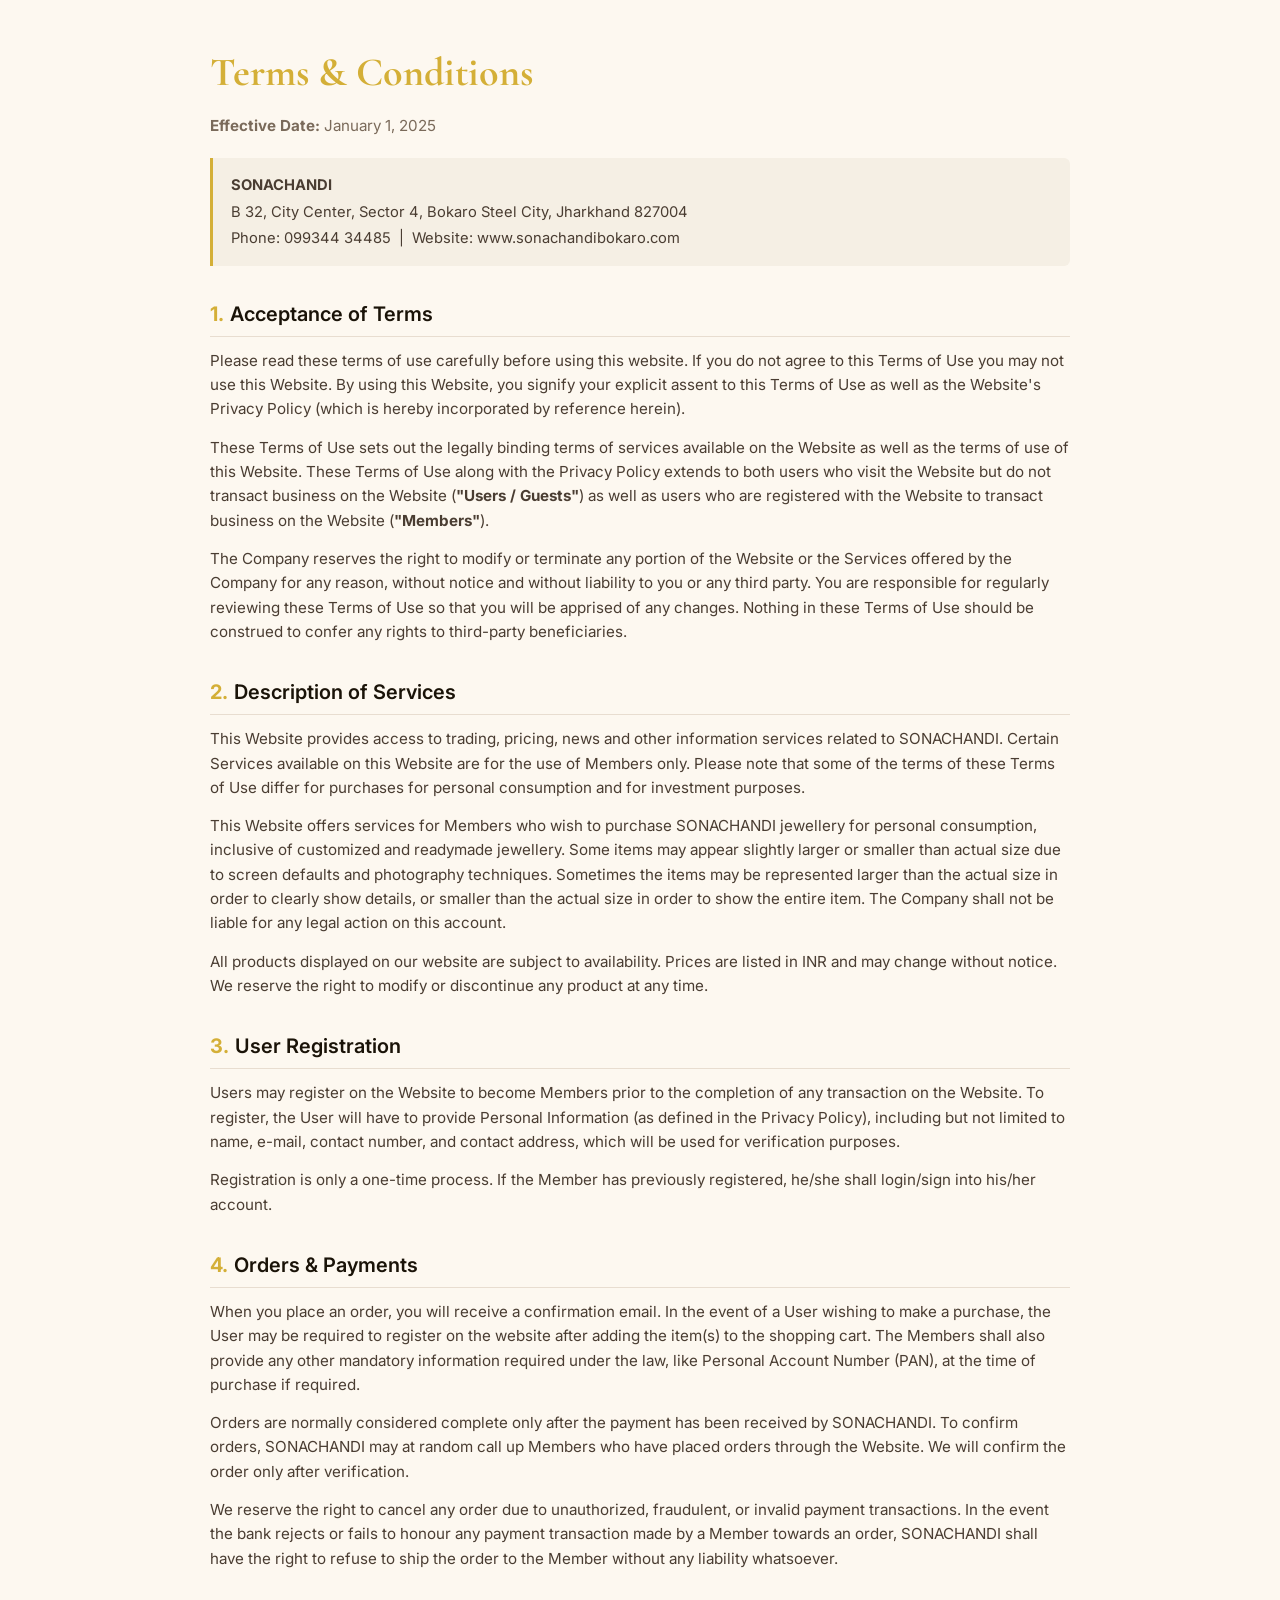
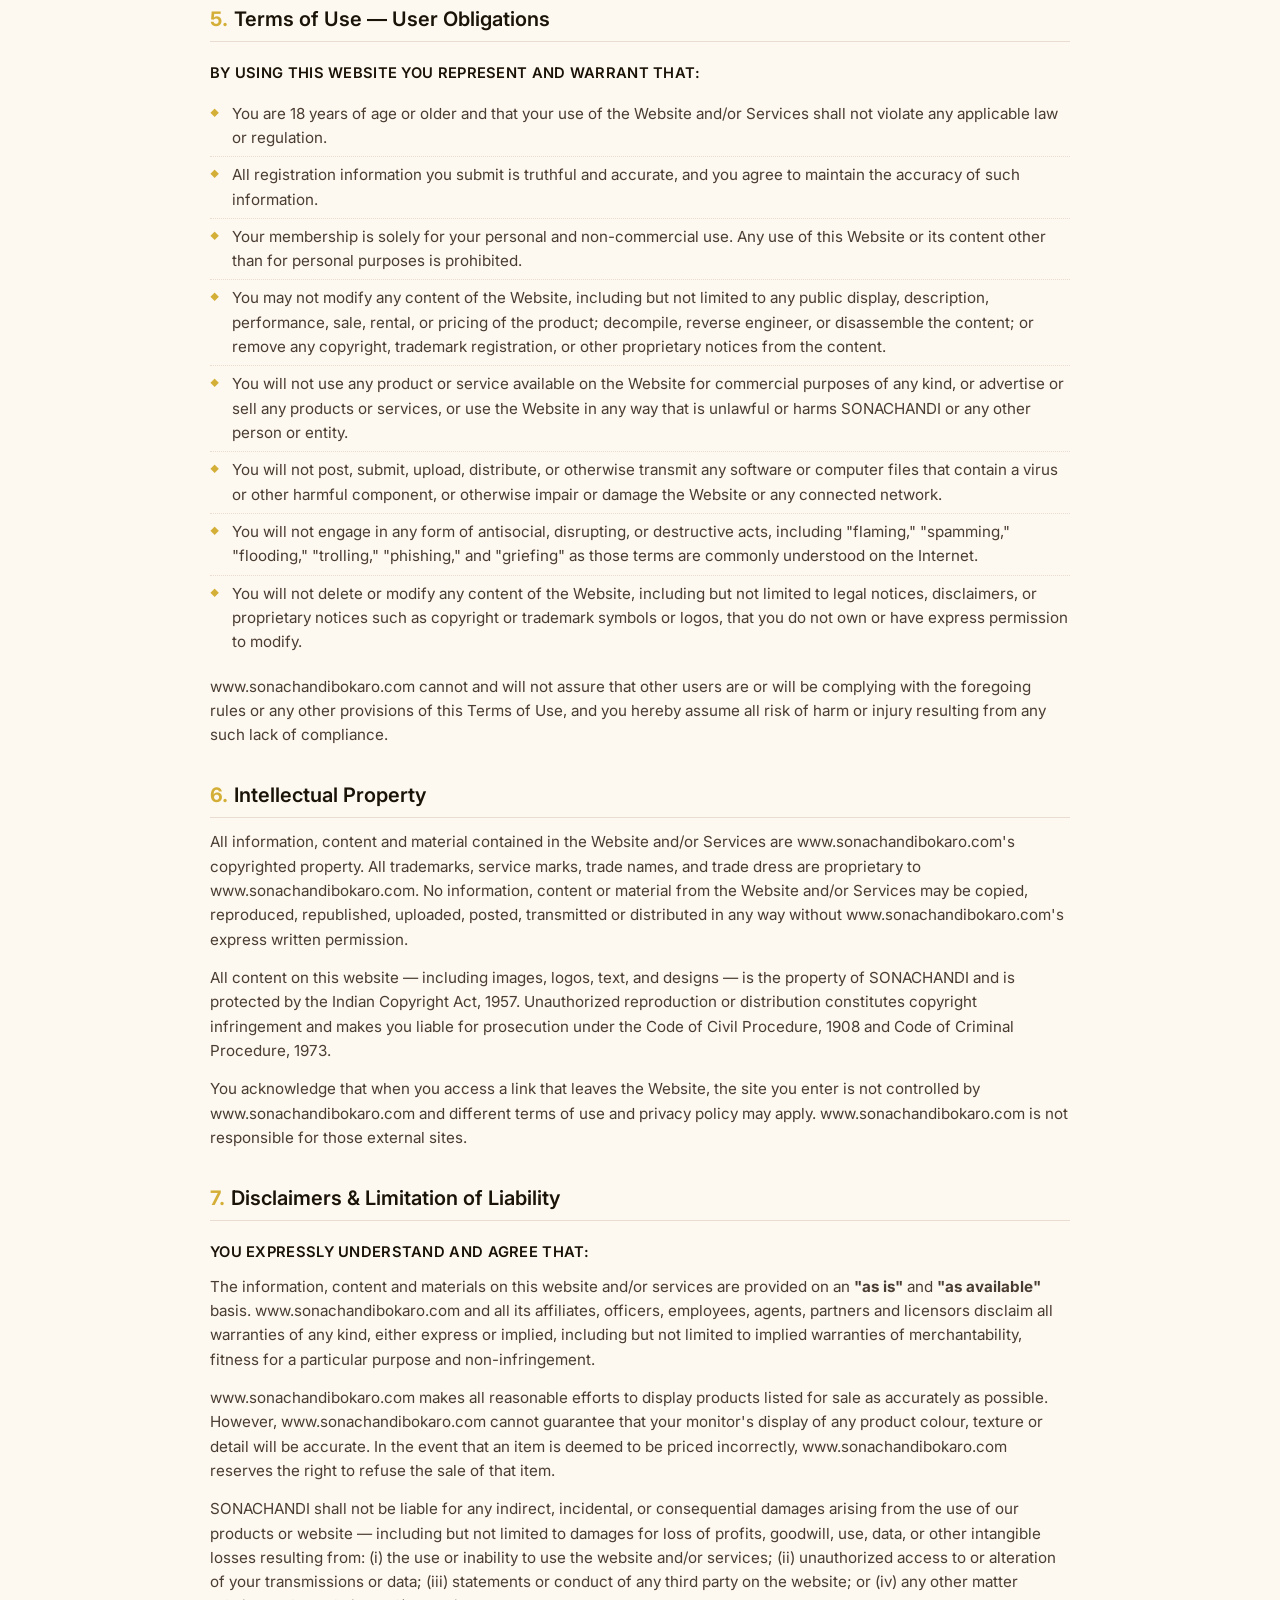
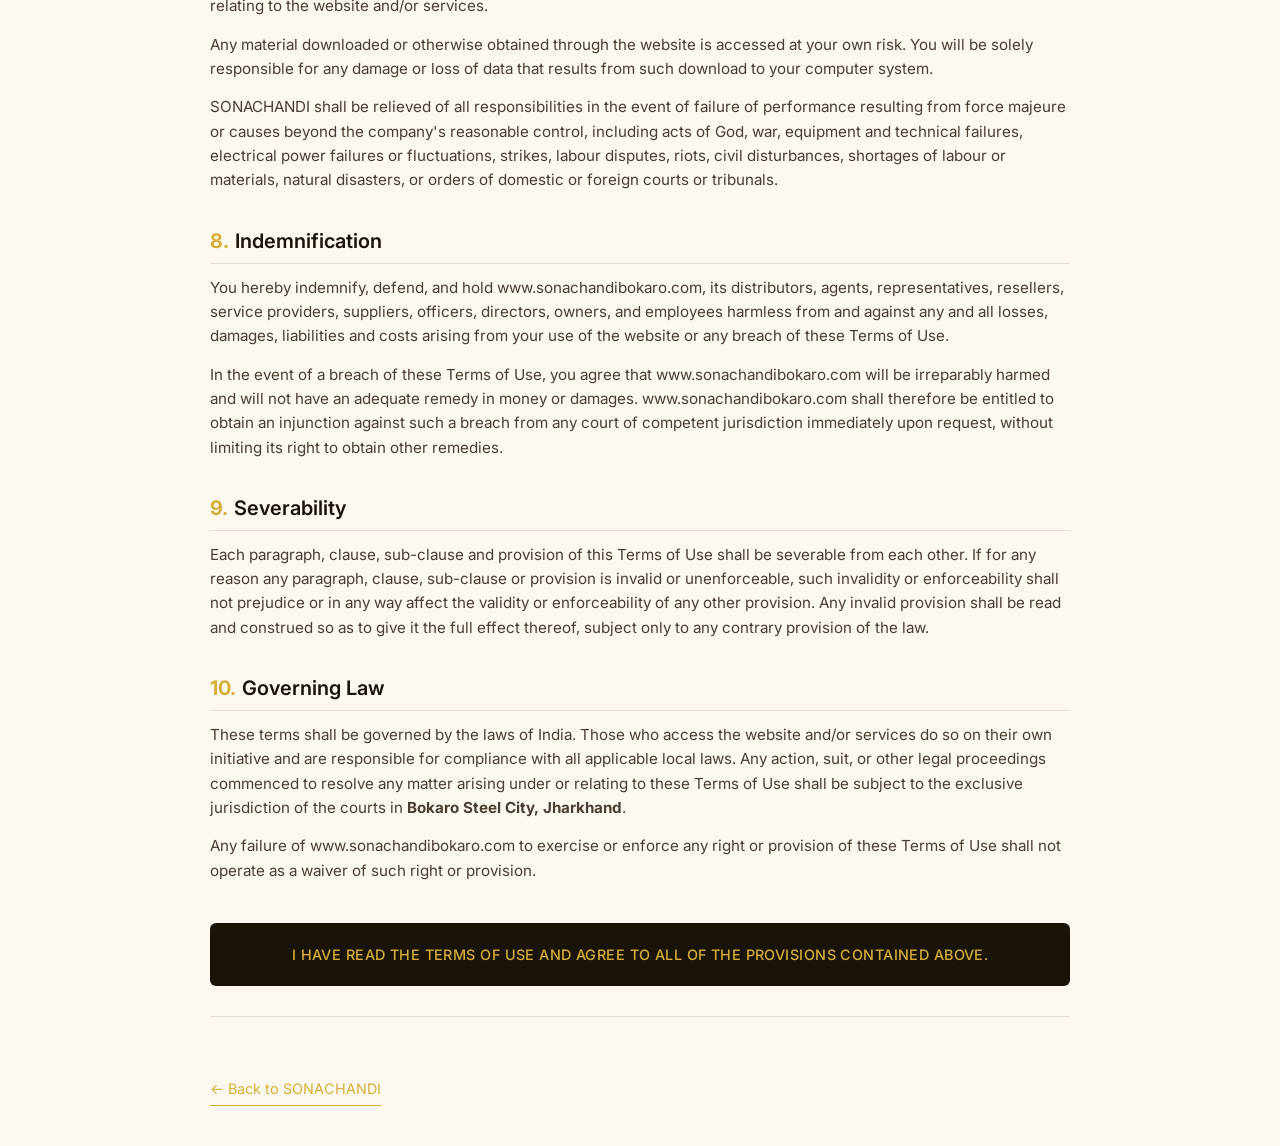
<file: terms/index.html>
<!DOCTYPE html>
<html lang="en">
<head>
    <meta charset="UTF-8">
    <meta name="viewport" content="width=device-width, initial-scale=1.0">
    <title>SONACHANDI - Terms & Conditions</title>
    <style>
        * { margin: 0; padding: 0; box-sizing: border-box; }
        body { font-family: 'Inter', sans-serif; background: #FDF8F0; color: #1E1A16; line-height: 1.6; }
        .container { max-width: 900px; margin: 0 auto; padding: 40px 20px; }
        h1 { font-family: 'Cormorant Garamond', serif; color: #D4AF37; margin-bottom: 10px; font-size: 2.5rem; }
        .subtitle { color: #7A6A5A; font-size: 0.95rem; margin-bottom: 8px; }
        .address-block { background: #F5EFE4; border-left: 3px solid #D4AF37; padding: 14px 18px; margin: 20px 0 30px; border-radius: 0 6px 6px 0; }
        .address-block p { color: #4A3D32; margin: 0; font-size: 0.92rem; line-height: 1.8; }
        h2 { color: #1A1308; margin: 32px 0 12px; font-size: 1.25rem; font-weight: 600; border-bottom: 1px solid #E8DDD0; padding-bottom: 6px; }
        p { margin-bottom: 14px; color: #4A3D32; font-size: 0.95rem; }
        ul { margin: 0 0 14px 0; padding-left: 0; list-style: none; }
        ul li { color: #4A3D32; font-size: 0.95rem; padding: 6px 0 6px 22px; position: relative; border-bottom: 1px dotted #E8DDD0; }
        ul li:last-child { border-bottom: none; }
        ul li::before { content: '◆'; position: absolute; left: 0; color: #D4AF37; font-size: 0.55rem; top: 10px; }
        .acknowledgment { background: #1A1308; color: #D4AF37; text-align: center; padding: 20px 24px; margin-top: 40px; border-radius: 6px; font-size: 0.9rem; font-weight: 500; letter-spacing: 0.03em; }
        .back-link { display: inline-block; margin-top: 30px; color: #D4AF37; text-decoration: none; border-bottom: 1px solid #D4AF37; padding-bottom: 5px; font-size: 0.9rem; }
        .back-link:hover { color: #B8962E; }
        hr { margin: 30px 0; border: none; border-top: 1px solid #E8DDD0; }
        .section-number { color: #D4AF37; font-weight: 700; margin-right: 6px; }
        .caps-notice { font-weight: 600; color: #1A1308; margin: 20px 0 10px; font-size: 0.92rem; letter-spacing: 0.02em; }
    </style>
    <link href="https://fonts.googleapis.com/css2?family=Cormorant+Garamond:wght@400;600;700&family=Inter:wght@300;400;500&display=swap" rel="stylesheet">
</head>
<body>
    <div class="container">
        <h1>Terms &amp; Conditions</h1>
        <p class="subtitle"><strong>Effective Date:</strong> January 1, 2025</p>

        <div class="address-block">
            <p>
                <strong>SONACHANDI</strong><br>
                B 32, City Center, Sector 4, Bokaro Steel City, Jharkhand 827004<br>
                Phone: 099344 34485 &nbsp;|&nbsp; Website: www.sonachandibokaro.com
            </p>
        </div>

        <h2><span class="section-number">1.</span>Acceptance of Terms</h2>
        <p>Please read these terms of use carefully before using this website. If you do not agree to this Terms of Use you may not use this Website. By using this Website, you signify your explicit assent to this Terms of Use as well as the Website's Privacy Policy (which is hereby incorporated by reference herein).</p>
        <p>These Terms of Use sets out the legally binding terms of services available on the Website as well as the terms of use of this Website. These Terms of Use along with the Privacy Policy extends to both users who visit the Website but do not transact business on the Website (<strong>"Users / Guests"</strong>) as well as users who are registered with the Website to transact business on the Website (<strong>"Members"</strong>).</p>
        <p>The Company reserves the right to modify or terminate any portion of the Website or the Services offered by the Company for any reason, without notice and without liability to you or any third party. You are responsible for regularly reviewing these Terms of Use so that you will be apprised of any changes. Nothing in these Terms of Use should be construed to confer any rights to third-party beneficiaries.</p>

        <h2><span class="section-number">2.</span>Description of Services</h2>
        <p>This Website provides access to trading, pricing, news and other information services related to SONACHANDI. Certain Services available on this Website are for the use of Members only. Please note that some of the terms of these Terms of Use differ for purchases for personal consumption and for investment purposes.</p>
        <p>This Website offers services for Members who wish to purchase SONACHANDI jewellery for personal consumption, inclusive of customized and readymade jewellery. Some items may appear slightly larger or smaller than actual size due to screen defaults and photography techniques. Sometimes the items may be represented larger than the actual size in order to clearly show details, or smaller than the actual size in order to show the entire item. The Company shall not be liable for any legal action on this account.</p>
        <p>All products displayed on our website are subject to availability. Prices are listed in INR and may change without notice. We reserve the right to modify or discontinue any product at any time.</p>

        <h2><span class="section-number">3.</span>User Registration</h2>
        <p>Users may register on the Website to become Members prior to the completion of any transaction on the Website. To register, the User will have to provide Personal Information (as defined in the Privacy Policy), including but not limited to name, e-mail, contact number, and contact address, which will be used for verification purposes.</p>
        <p>Registration is only a one-time process. If the Member has previously registered, he/she shall login/sign into his/her account.</p>

        <h2><span class="section-number">4.</span>Orders &amp; Payments</h2>
        <p>When you place an order, you will receive a confirmation email. In the event of a User wishing to make a purchase, the User may be required to register on the website after adding the item(s) to the shopping cart. The Members shall also provide any other mandatory information required under the law, like Personal Account Number (PAN), at the time of purchase if required.</p>
        <p>Orders are normally considered complete only after the payment has been received by SONACHANDI. To confirm orders, SONACHANDI may at random call up Members who have placed orders through the Website. We will confirm the order only after verification.</p>
        <p>We reserve the right to cancel any order due to unauthorized, fraudulent, or invalid payment transactions. In the event the bank rejects or fails to honour any payment transaction made by a Member towards an order, SONACHANDI shall have the right to refuse to ship the order to the Member without any liability whatsoever.</p>

        <h2><span class="section-number">5.</span>Terms of Use — User Obligations</h2>
        <p class="caps-notice">BY USING THIS WEBSITE YOU REPRESENT AND WARRANT THAT:</p>
        <ul>
            <li>You are 18 years of age or older and that your use of the Website and/or Services shall not violate any applicable law or regulation.</li>
            <li>All registration information you submit is truthful and accurate, and you agree to maintain the accuracy of such information.</li>
            <li>Your membership is solely for your personal and non-commercial use. Any use of this Website or its content other than for personal purposes is prohibited.</li>
            <li>You may not modify any content of the Website, including but not limited to any public display, description, performance, sale, rental, or pricing of the product; decompile, reverse engineer, or disassemble the content; or remove any copyright, trademark registration, or other proprietary notices from the content.</li>
            <li>You will not use any product or service available on the Website for commercial purposes of any kind, or advertise or sell any products or services, or use the Website in any way that is unlawful or harms SONACHANDI or any other person or entity.</li>
            <li>You will not post, submit, upload, distribute, or otherwise transmit any software or computer files that contain a virus or other harmful component, or otherwise impair or damage the Website or any connected network.</li>
            <li>You will not engage in any form of antisocial, disrupting, or destructive acts, including "flaming," "spamming," "flooding," "trolling," "phishing," and "griefing" as those terms are commonly understood on the Internet.</li>
            <li>You will not delete or modify any content of the Website, including but not limited to legal notices, disclaimers, or proprietary notices such as copyright or trademark symbols or logos, that you do not own or have express permission to modify.</li>
        </ul>
        <p>www.sonachandibokaro.com cannot and will not assure that other users are or will be complying with the foregoing rules or any other provisions of this Terms of Use, and you hereby assume all risk of harm or injury resulting from any such lack of compliance.</p>

        <h2><span class="section-number">6.</span>Intellectual Property</h2>
        <p>All information, content and material contained in the Website and/or Services are www.sonachandibokaro.com's copyrighted property. All trademarks, service marks, trade names, and trade dress are proprietary to www.sonachandibokaro.com. No information, content or material from the Website and/or Services may be copied, reproduced, republished, uploaded, posted, transmitted or distributed in any way without www.sonachandibokaro.com's express written permission.</p>
        <p>All content on this website — including images, logos, text, and designs — is the property of SONACHANDI and is protected by the Indian Copyright Act, 1957. Unauthorized reproduction or distribution constitutes copyright infringement and makes you liable for prosecution under the Code of Civil Procedure, 1908 and Code of Criminal Procedure, 1973.</p>
        <p>You acknowledge that when you access a link that leaves the Website, the site you enter is not controlled by www.sonachandibokaro.com and different terms of use and privacy policy may apply. www.sonachandibokaro.com is not responsible for those external sites.</p>

        <h2><span class="section-number">7.</span>Disclaimers &amp; Limitation of Liability</h2>
        <p class="caps-notice">YOU EXPRESSLY UNDERSTAND AND AGREE THAT:</p>
        <p>The information, content and materials on this website and/or services are provided on an <strong>"as is"</strong> and <strong>"as available"</strong> basis. www.sonachandibokaro.com and all its affiliates, officers, employees, agents, partners and licensors disclaim all warranties of any kind, either express or implied, including but not limited to implied warranties of merchantability, fitness for a particular purpose and non-infringement.</p>
        <p>www.sonachandibokaro.com makes all reasonable efforts to display products listed for sale as accurately as possible. However, www.sonachandibokaro.com cannot guarantee that your monitor's display of any product colour, texture or detail will be accurate. In the event that an item is deemed to be priced incorrectly, www.sonachandibokaro.com reserves the right to refuse the sale of that item.</p>
        <p>SONACHANDI shall not be liable for any indirect, incidental, or consequential damages arising from the use of our products or website — including but not limited to damages for loss of profits, goodwill, use, data, or other intangible losses resulting from: (i) the use or inability to use the website and/or services; (ii) unauthorized access to or alteration of your transmissions or data; (iii) statements or conduct of any third party on the website; or (iv) any other matter relating to the website and/or services.</p>
        <p>Any material downloaded or otherwise obtained through the website is accessed at your own risk. You will be solely responsible for any damage or loss of data that results from such download to your computer system.</p>
        <p>SONACHANDI shall be relieved of all responsibilities in the event of failure of performance resulting from force majeure or causes beyond the company's reasonable control, including acts of God, war, equipment and technical failures, electrical power failures or fluctuations, strikes, labour disputes, riots, civil disturbances, shortages of labour or materials, natural disasters, or orders of domestic or foreign courts or tribunals.</p>

        <h2><span class="section-number">8.</span>Indemnification</h2>
        <p>You hereby indemnify, defend, and hold www.sonachandibokaro.com, its distributors, agents, representatives, resellers, service providers, suppliers, officers, directors, owners, and employees harmless from and against any and all losses, damages, liabilities and costs arising from your use of the website or any breach of these Terms of Use.</p>
        <p>In the event of a breach of these Terms of Use, you agree that www.sonachandibokaro.com will be irreparably harmed and will not have an adequate remedy in money or damages. www.sonachandibokaro.com shall therefore be entitled to obtain an injunction against such a breach from any court of competent jurisdiction immediately upon request, without limiting its right to obtain other remedies.</p>

        <h2><span class="section-number">9.</span>Severability</h2>
        <p>Each paragraph, clause, sub-clause and provision of this Terms of Use shall be severable from each other. If for any reason any paragraph, clause, sub-clause or provision is invalid or unenforceable, such invalidity or enforceability shall not prejudice or in any way affect the validity or enforceability of any other provision. Any invalid provision shall be read and construed so as to give it the full effect thereof, subject only to any contrary provision of the law.</p>

        <h2><span class="section-number">10.</span>Governing Law</h2>
        <p>These terms shall be governed by the laws of India. Those who access the website and/or services do so on their own initiative and are responsible for compliance with all applicable local laws. Any action, suit, or other legal proceedings commenced to resolve any matter arising under or relating to these Terms of Use shall be subject to the exclusive jurisdiction of the courts in <strong>Bokaro Steel City, Jharkhand</strong>.</p>
        <p>Any failure of www.sonachandibokaro.com to exercise or enforce any right or provision of these Terms of Use shall not operate as a waiver of such right or provision.</p>

        <div class="acknowledgment">
            I HAVE READ THE TERMS OF USE AND AGREE TO ALL OF THE PROVISIONS CONTAINED ABOVE.
        </div>

        <hr>
        <a href="index.html" class="back-link">← Back to SONACHANDI</a>
    </div>
</body>
</html>
</file>
